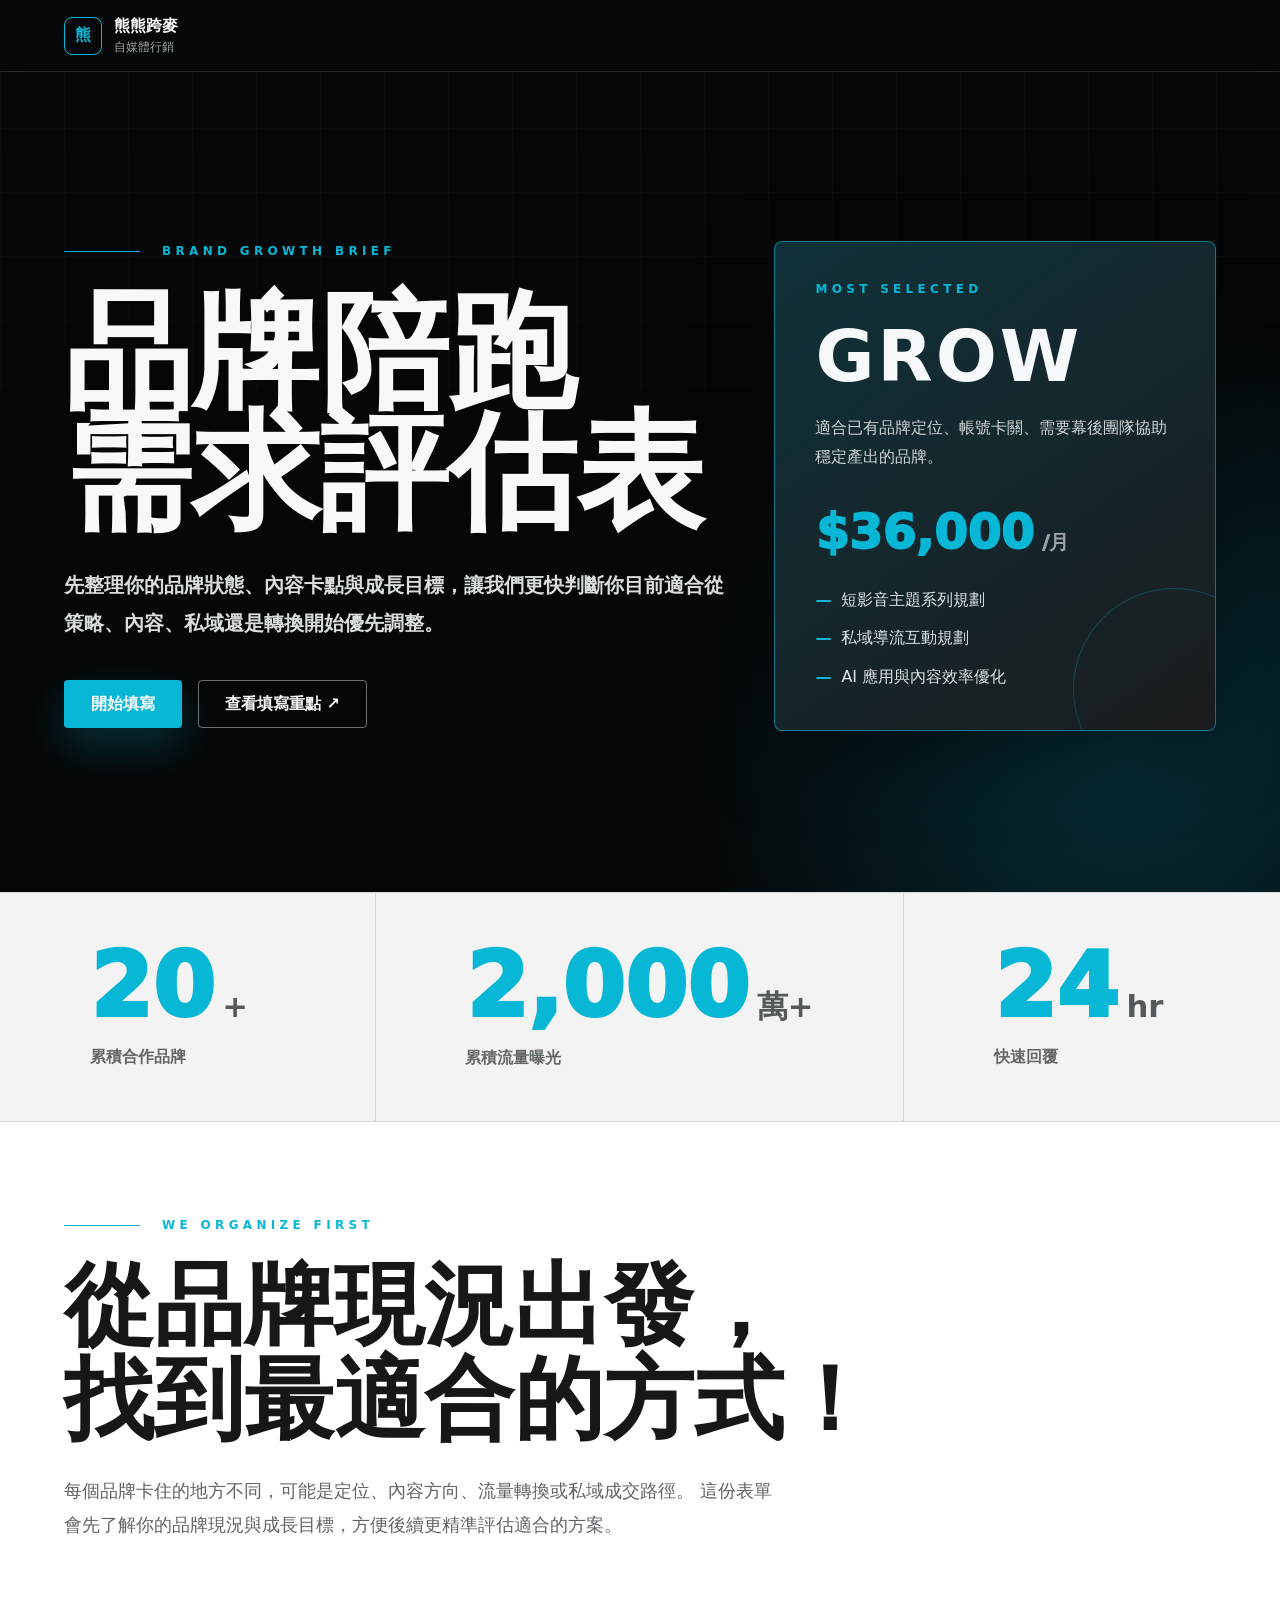
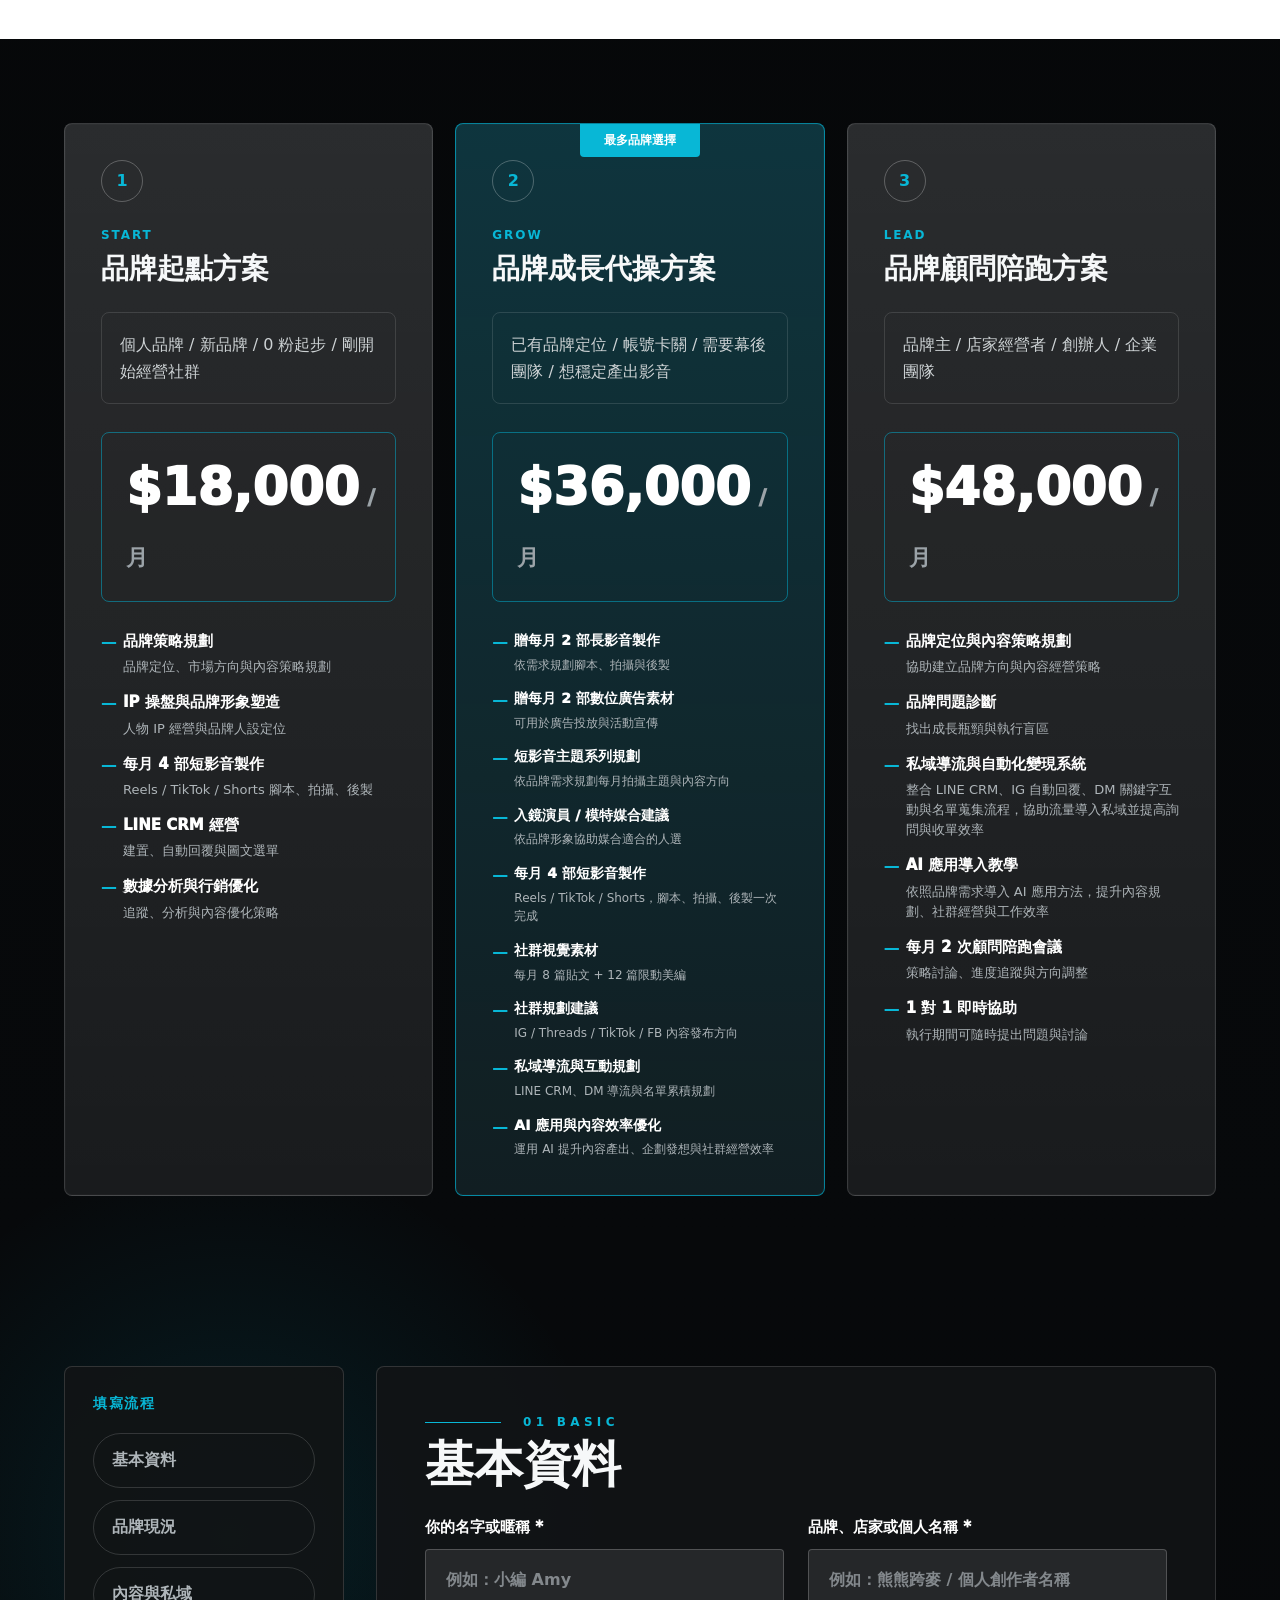
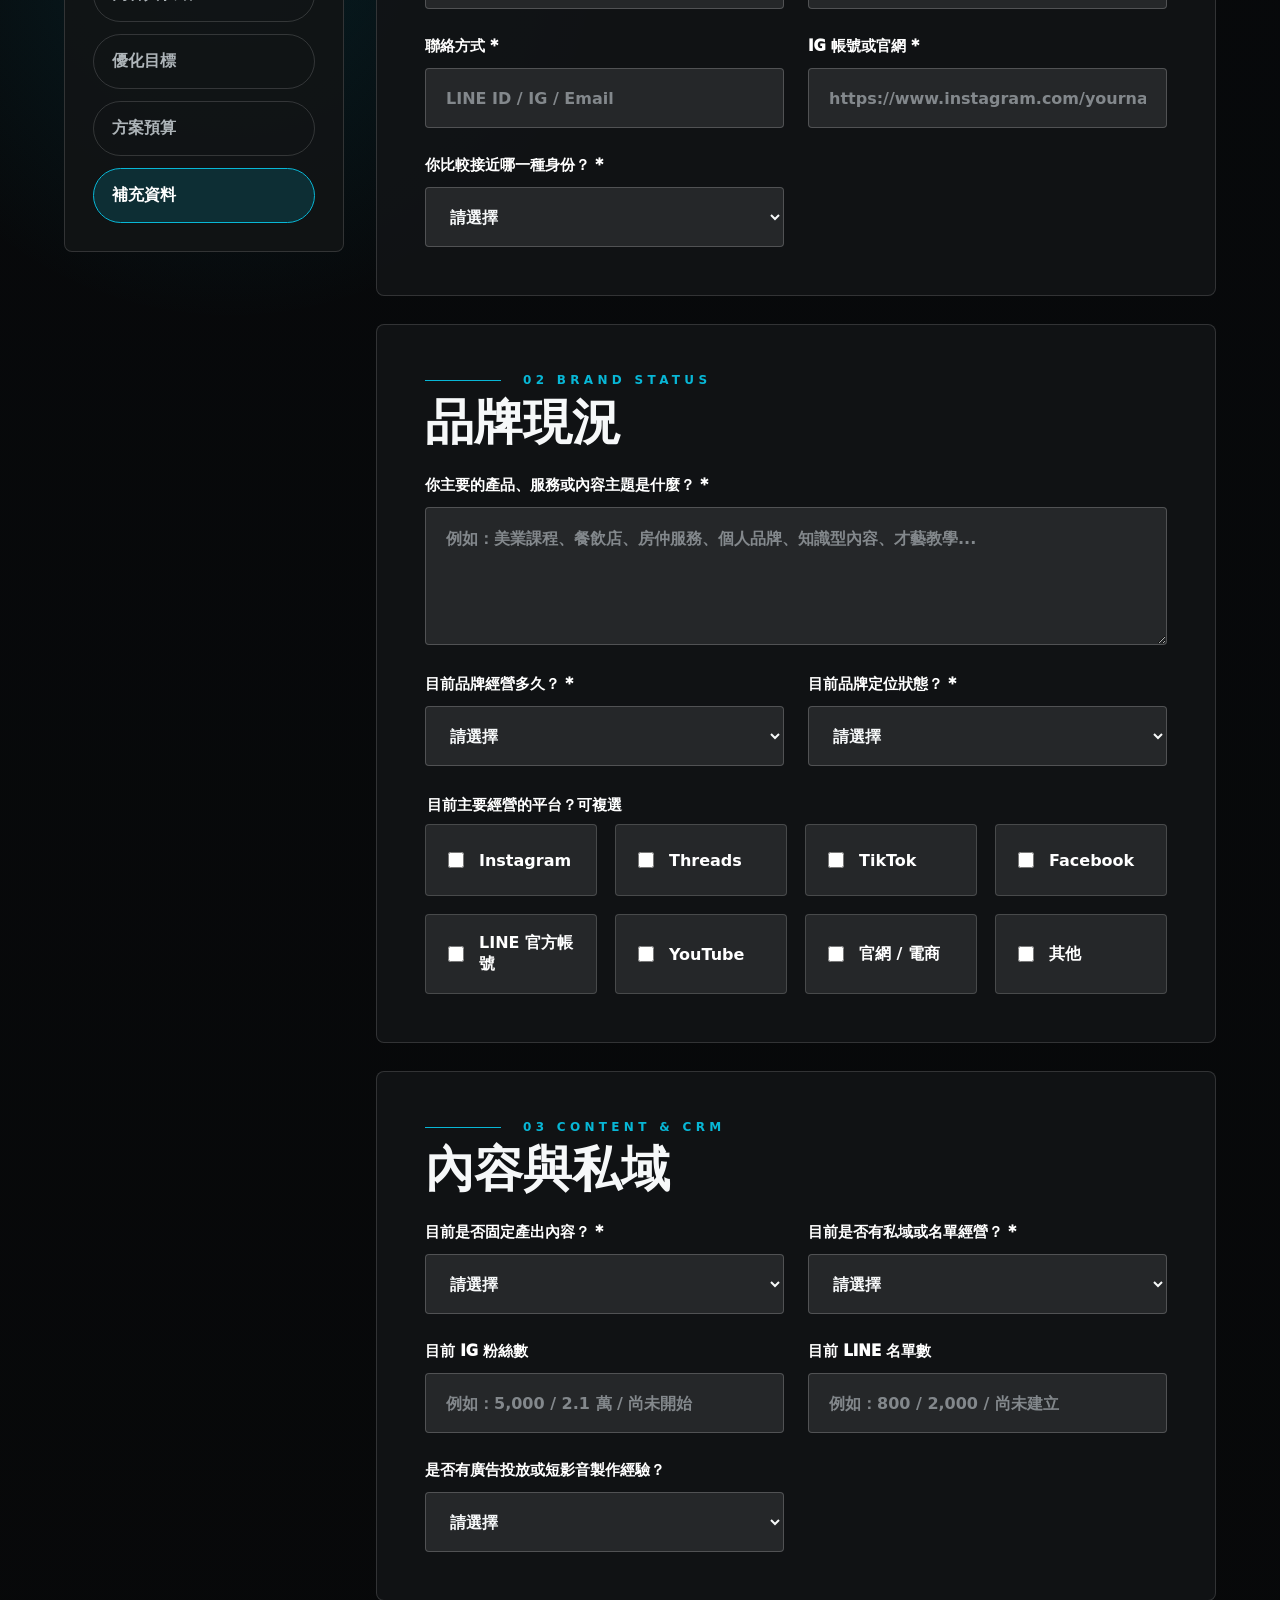
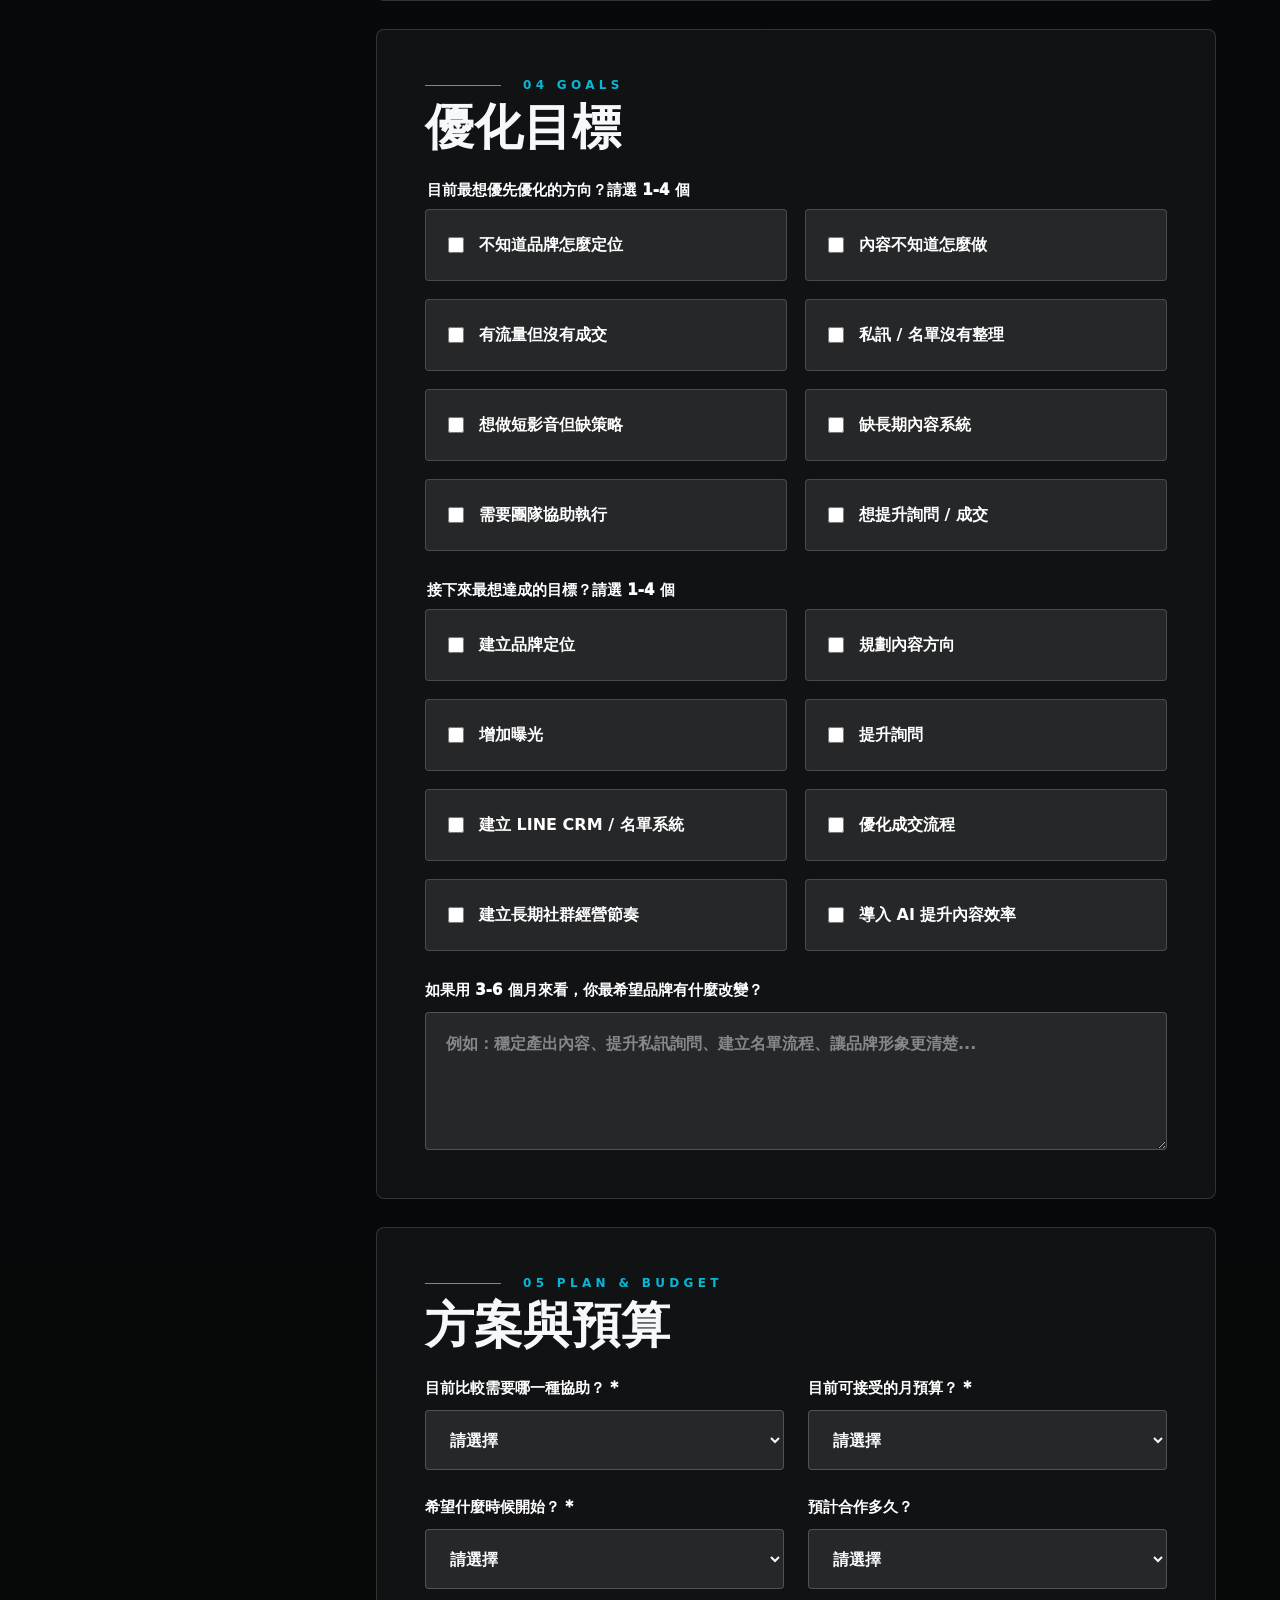
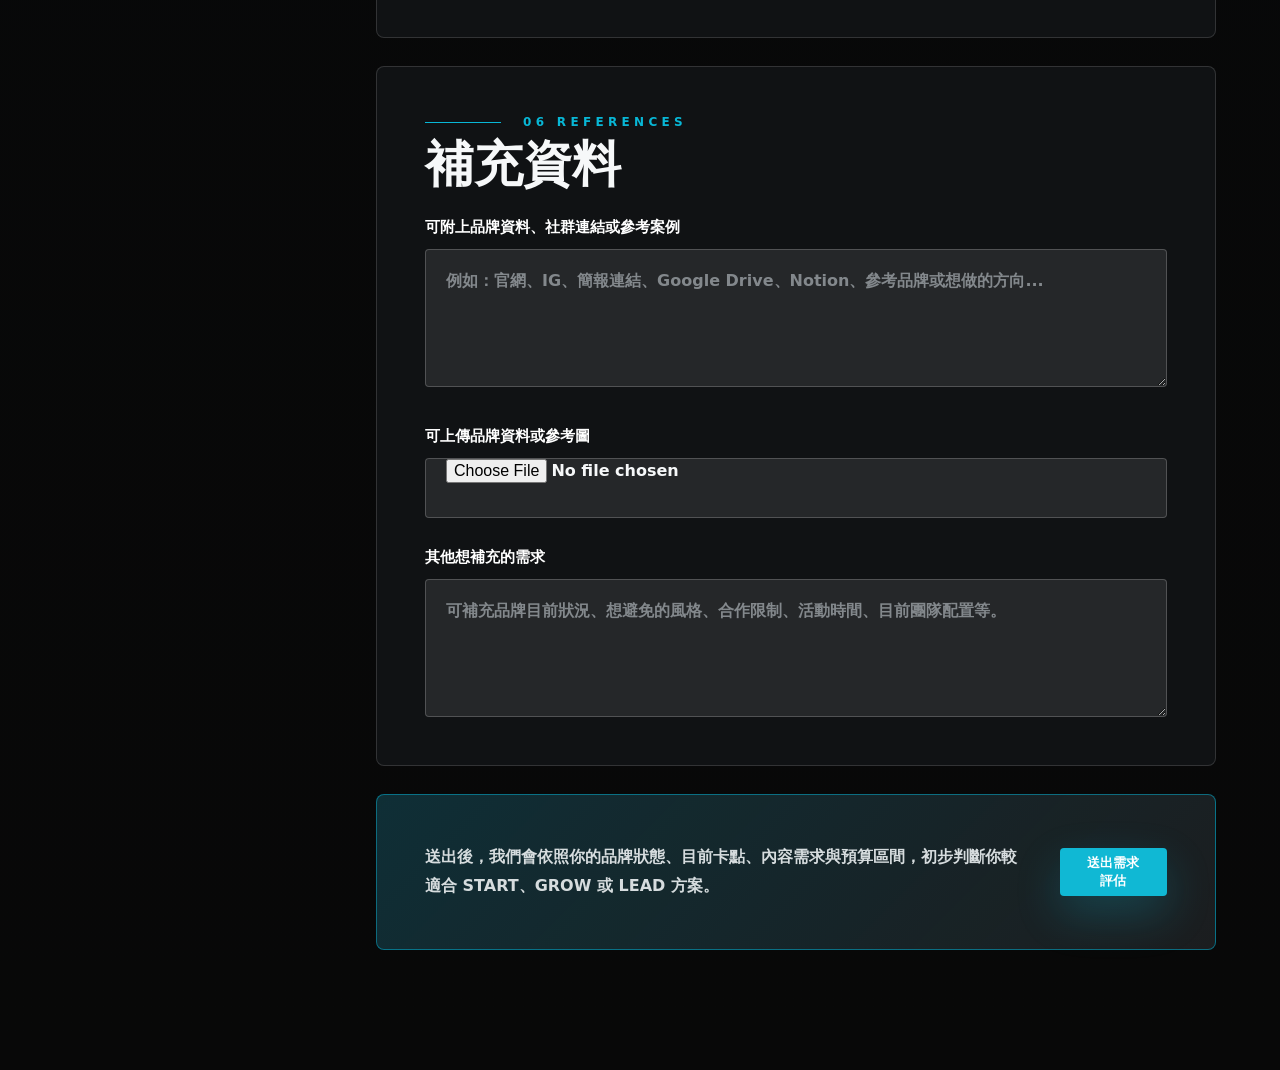
<file: brand/index.html>
<!doctype html>
<html lang="zh-Hant">
  <head>
    <meta charset="utf-8" />
    <meta name="viewport" content="width=device-width, initial-scale=1" />
    <title>品牌陪跑需求評估表｜熊熊跨麥</title>
    <meta
      name="description"
      content="填寫品牌目前狀態、內容需求、私域經營與預算節奏，協助初步判斷適合 START、GROW 或 LEAD 品牌陪跑方案。"
    />
    <link rel="stylesheet" href="styles.css" />
  </head>
  <body>
    <header class="site-header">
      <a class="brand" href="https://kumabuy-official.com/" target="_blank" rel="noreferrer">
        <span class="brand-mark">熊</span>
        <span>
          <strong>熊熊跨麥</strong>
          <small>自媒體行銷</small>
        </span>
      </a>
    </header>

    <main>
      <section class="hero">
        <div class="hero-copy">
          <p class="eyebrow">BRAND GROWTH BRIEF</p>
          <h1>
            <span>品牌陪跑</span>
            <span>需求評估表</span>
          </h1>
          <p class="hero-text">
            先整理你的品牌狀態、內容卡點與成長目標，讓我們更快判斷你目前適合從策略、內容、私域還是轉換開始優先調整。
          </p>
          <div class="hero-actions">
            <a class="primary-button" href="#brief-form">開始填寫</a>
            <a class="ghost-button" href="#plans">查看填寫重點 ↗</a>
          </div>
        </div>
        <div class="hero-panel" aria-label="品牌陪跑方案摘要">
          <p class="panel-kicker">MOST SELECTED</p>
          <h2>GROW</h2>
          <p>適合已有品牌定位、帳號卡關、需要幕後團隊協助穩定產出的品牌。</p>
          <div class="panel-price">$36,000<span>/月</span></div>
          <ul>
            <li>短影音主題系列規劃</li>
            <li>私域導流互動規劃</li>
            <li>AI 應用與內容效率優化</li>
          </ul>
        </div>
      </section>

      <section class="stats-band" aria-label="實戰數據">
        <article>
          <div class="stat-value"><span class="stat-number" data-count="20">20</span><span class="stat-unit">+</span></div>
          <p>累積合作品牌</p>
        </article>
        <article>
          <div class="stat-value"><span class="stat-number" data-count="2000">2000</span><span class="stat-unit">萬+</span></div>
          <p>累積流量曝光</p>
        </article>
        <article>
          <div class="stat-value"><span class="stat-number" data-count="24">24</span><span class="stat-unit">hr</span></div>
          <p>快速回覆</p>
        </article>
      </section>

      <section class="section intro-section" id="intro">
        <p class="section-kicker">WE ORGANIZE FIRST</p>
        <h2>
          <span>從品牌現況出發，</span>
          <span>找到最適合的方式！</span>
        </h2>
        <p>
          每個品牌卡住的地方不同，可能是定位、內容方向、流量轉換或私域成交路徑。
          這份表單會先了解你的品牌現況與成長目標，方便後續更精準評估適合的方案。
        </p>
      </section>

      <section class="plans" id="plans" aria-label="方案方向">
        <article class="plan-card">
          <span class="plan-index">1</span>
          <p class="plan-label">START</p>
          <h3>品牌起點方案</h3>
          <p class="fit">個人品牌 / 新品牌 / 0 粉起步 / 剛開始經營社群</p>
          <div class="price">$18,000<span>/月</span></div>
          <ul>
            <li><strong>品牌策略規劃</strong><span>品牌定位、市場方向與內容策略規劃</span></li>
            <li><strong>IP 操盤與品牌形象塑造</strong><span>人物 IP 經營與品牌人設定位</span></li>
            <li><strong>每月 4 部短影音製作</strong><span>Reels / TikTok / Shorts 腳本、拍攝、後製</span></li>
            <li><strong>LINE CRM 經營</strong><span>建置、自動回覆與圖文選單</span></li>
            <li><strong>數據分析與行銷優化</strong><span>追蹤、分析與內容優化策略</span></li>
          </ul>
        </article>
        <article class="plan-card featured">
          <span class="badge">最多品牌選擇</span>
          <span class="plan-index">2</span>
          <p class="plan-label">GROW</p>
          <h3>品牌成長代操方案</h3>
          <p class="fit">已有品牌定位 / 帳號卡關 / 需要幕後團隊 / 想穩定產出影音</p>
          <div class="price">$36,000<span>/月</span></div>
          <ul>
            <li><strong>贈每月 2 部長影音製作</strong><span>依需求規劃腳本、拍攝與後製</span></li>
            <li><strong>贈每月 2 部數位廣告素材</strong><span>可用於廣告投放與活動宣傳</span></li>
            <li><strong>短影音主題系列規劃</strong><span>依品牌需求規劃每月拍攝主題與內容方向</span></li>
            <li><strong>入鏡演員 / 模特媒合建議</strong><span>依品牌形象協助媒合適合的人選</span></li>
            <li><strong>每月 4 部短影音製作</strong><span>Reels / TikTok / Shorts，腳本、拍攝、後製一次完成</span></li>
            <li><strong>社群視覺素材</strong><span>每月 8 篇貼文 + 12 篇限動美編</span></li>
            <li><strong>社群規劃建議</strong><span>IG / Threads / TikTok / FB 內容發布方向</span></li>
            <li><strong>私域導流與互動規劃</strong><span>LINE CRM、DM 導流與名單累積規劃</span></li>
            <li><strong>AI 應用與內容效率優化</strong><span>運用 AI 提升內容產出、企劃發想與社群經營效率</span></li>
          </ul>
        </article>
        <article class="plan-card">
          <span class="plan-index">3</span>
          <p class="plan-label">LEAD</p>
          <h3>品牌顧問陪跑方案</h3>
          <p class="fit">品牌主 / 店家經營者 / 創辦人 / 企業團隊</p>
          <div class="price">$48,000<span>/月</span></div>
          <ul>
            <li><strong>品牌定位與內容策略規劃</strong><span>協助建立品牌方向與內容經營策略</span></li>
            <li><strong>品牌問題診斷</strong><span>找出成長瓶頸與執行盲區</span></li>
            <li><strong>私域導流與自動化變現系統</strong><span>整合 LINE CRM、IG 自動回覆、DM 關鍵字互動與名單蒐集流程，協助流量導入私域並提高詢問與收單效率</span></li>
            <li><strong>AI 應用導入教學</strong><span>依照品牌需求導入 AI 應用方法，提升內容規劃、社群經營與工作效率</span></li>
            <li><strong>每月 2 次顧問陪跑會議</strong><span>策略討論、進度追蹤與方向調整</span></li>
            <li><strong>1 對 1 即時協助</strong><span>執行期間可隨時提出問題與討論</span></li>
          </ul>
        </article>
      </section>

      <section class="form-shell" id="brief-form">
        <aside class="progress-card" aria-label="填寫流程">
          <p>填寫流程</p>
          <a class="active" href="#basic">基本資料</a>
          <a href="#brand-status">品牌現況</a>
          <a href="#content-private">內容與私域</a>
          <a href="#goals">優化目標</a>
          <a href="#budget">方案預算</a>
          <a href="#references">補充資料</a>
        </aside>

        <form
          class="brief-form"
          name="brand-growth-brief"
          method="POST"
          enctype="multipart/form-data"
          action="/success.html"
          data-netlify="true"
          netlify-honeypot="bot-field"
        >
          <input type="hidden" name="form-name" value="brand-growth-brief" />
          <p class="hidden">
            <label>不要填寫這欄 <input name="bot-field" /></label>
          </p>

          <section class="form-card" id="basic">
            <p class="section-kicker">01 BASIC</p>
            <h2>基本資料</h2>
            <div class="field-grid two">
              <label>
                <span>你的名字或暱稱 *</span>
                <input name="name" type="text" required placeholder="例如：小編 Amy" />
              </label>
              <label>
                <span>品牌、店家或個人名稱 *</span>
                <input name="brand_name" type="text" required placeholder="例如：熊熊跨麥 / 個人創作者名稱" />
              </label>
              <label>
                <span>聯絡方式 *</span>
                <input name="contact" type="text" required placeholder="LINE ID / IG / Email" />
              </label>
              <label>
                <span>IG 帳號或官網 *</span>
                <input name="main_link" type="text" required placeholder="https://www.instagram.com/yourname" />
              </label>
              <label>
                <span>你比較接近哪一種身份？ *</span>
                <select name="identity" required>
                  <option value="">請選擇</option>
                  <option>個人品牌</option>
                  <option>新品牌 / 剛開始經營</option>
                  <option>已有品牌但想成長</option>
                  <option>店家經營者</option>
                  <option>創辦人 / 企業團隊</option>
                  <option>其他</option>
                </select>
              </label>
            </div>
          </section>

          <section class="form-card" id="brand-status">
            <p class="section-kicker">02 BRAND STATUS</p>
            <h2>品牌現況</h2>
            <label>
              <span>你主要的產品、服務或內容主題是什麼？ *</span>
              <textarea
                name="offer"
                required
                placeholder="例如：美業課程、餐飲店、房仲服務、個人品牌、知識型內容、才藝教學..."
              ></textarea>
            </label>
            <div class="field-grid two">
              <label>
                <span>目前品牌經營多久？ *</span>
                <select name="brand_age" required>
                  <option value="">請選擇</option>
                  <option>尚未開始</option>
                  <option>3 個月內</option>
                  <option>3-12 個月</option>
                  <option>1-3 年</option>
                  <option>3 年以上</option>
                </select>
              </label>
              <label>
                <span>目前品牌定位狀態？ *</span>
                <select name="positioning_status" required>
                  <option value="">請選擇</option>
                  <option>還不清楚，需要重新整理</option>
                  <option>有大概方向，但不夠明確</option>
                  <option>已經明確，但內容做不出差異</option>
                  <option>想重新調整品牌方向</option>
                </select>
              </label>
            </div>
            <fieldset data-max-check="5">
              <legend>目前主要經營的平台？可複選</legend>
              <div class="choice-grid">
                <label><input type="checkbox" name="platforms" value="Instagram" />Instagram</label>
                <label><input type="checkbox" name="platforms" value="Threads" />Threads</label>
                <label><input type="checkbox" name="platforms" value="TikTok" />TikTok</label>
                <label><input type="checkbox" name="platforms" value="Facebook" />Facebook</label>
                <label><input type="checkbox" name="platforms" value="LINE 官方帳號" />LINE 官方帳號</label>
                <label><input type="checkbox" name="platforms" value="YouTube" />YouTube</label>
                <label><input type="checkbox" name="platforms" value="官網/電商" />官網 / 電商</label>
                <label><input type="checkbox" name="platforms" value="其他" />其他</label>
              </div>
            </fieldset>
          </section>

          <section class="form-card" id="content-private">
            <p class="section-kicker">03 CONTENT & CRM</p>
            <h2>內容與私域</h2>
            <div class="field-grid two">
              <label>
                <span>目前是否固定產出內容？ *</span>
                <select name="content_rhythm" required>
                  <option value="">請選擇</option>
                  <option>尚未開始</option>
                  <option>偶爾發布</option>
                  <option>穩定發布，但成效不穩</option>
                  <option>有團隊執行，但缺策略整合</option>
                </select>
              </label>
              <label>
                <span>目前是否有私域或名單經營？ *</span>
                <select name="crm_status" required>
                  <option value="">請選擇</option>
                  <option>尚未建立</option>
                  <option>有 LINE 官方帳號但少互動</option>
                  <option>有名單，但缺整理與轉換流程</option>
                  <option>已有私域流程，想優化效率</option>
                </select>
              </label>
              <label>
                <span>目前 IG 粉絲數</span>
                <input name="ig_followers" type="text" placeholder="例如：5,000 / 2.1 萬 / 尚未開始" />
              </label>
              <label>
                <span>目前 LINE 名單數</span>
                <input name="line_list_size" type="text" placeholder="例如：800 / 2,000 / 尚未建立" />
              </label>
              <label>
                <span>是否有廣告投放或短影音製作經驗？</span>
                <select name="experience">
                  <option value="">請選擇</option>
                  <option>沒有經驗</option>
                  <option>有做過短影音</option>
                  <option>有投放廣告</option>
                  <option>兩者都有，但想優化成效</option>
                </select>
              </label>
            </div>
          </section>

          <section class="form-card" id="goals">
            <p class="section-kicker">04 GOALS</p>
            <h2>優化目標</h2>
            <fieldset data-max-check="4">
              <legend>目前最想優先優化的方向？請選 1-4 個</legend>
              <div class="choice-grid two">
                <label><input type="checkbox" name="pain_points" value="不知道品牌怎麼定位" />不知道品牌怎麼定位</label>
                <label><input type="checkbox" name="pain_points" value="內容不知道怎麼做" />內容不知道怎麼做</label>
                <label><input type="checkbox" name="pain_points" value="有流量但沒有成交" />有流量但沒有成交</label>
                <label><input type="checkbox" name="pain_points" value="私訊/名單沒有整理" />私訊 / 名單沒有整理</label>
                <label><input type="checkbox" name="pain_points" value="短影音缺策略" />想做短影音但缺策略</label>
                <label><input type="checkbox" name="pain_points" value="缺長期內容系統" />缺長期內容系統</label>
                <label><input type="checkbox" name="pain_points" value="需要團隊協助執行" />需要團隊協助執行</label>
                <label><input type="checkbox" name="pain_points" value="想提升詢問/成交" />想提升詢問 / 成交</label>
              </div>
            </fieldset>
            <fieldset data-max-check="4">
              <legend>接下來最想達成的目標？請選 1-4 個</legend>
              <div class="choice-grid two">
                <label><input type="checkbox" name="goals" value="建立品牌定位" />建立品牌定位</label>
                <label><input type="checkbox" name="goals" value="規劃內容方向" />規劃內容方向</label>
                <label><input type="checkbox" name="goals" value="增加曝光" />增加曝光</label>
                <label><input type="checkbox" name="goals" value="提升詢問" />提升詢問</label>
                <label><input type="checkbox" name="goals" value="建立LINE CRM/名單系統" />建立 LINE CRM / 名單系統</label>
                <label><input type="checkbox" name="goals" value="優化成交流程" />優化成交流程</label>
                <label><input type="checkbox" name="goals" value="建立社群經營節奏" />建立長期社群經營節奏</label>
                <label><input type="checkbox" name="goals" value="導入AI提升內容效率" />導入 AI 提升內容效率</label>
              </div>
            </fieldset>
            <label>
              <span>如果用 3-6 個月來看，你最希望品牌有什麼改變？</span>
              <textarea name="six_month_goal" placeholder="例如：穩定產出內容、提升私訊詢問、建立名單流程、讓品牌形象更清楚..."></textarea>
            </label>
          </section>

          <section class="form-card" id="budget">
            <p class="section-kicker">05 PLAN & BUDGET</p>
            <h2>方案與預算</h2>
            <div class="field-grid two">
              <label>
                <span>目前比較需要哪一種協助？ *</span>
                <select name="needed_support" required>
                  <option value="">請選擇</option>
                  <option>從 0 整理品牌方向</option>
                  <option>已有品牌，需要成長與內容規劃</option>
                  <option>已有團隊或流量，需要提升轉換效率</option>
                  <option>還不確定，想先討論</option>
                </select>
              </label>
              <label>
                <span>目前可接受的月預算？ *</span>
                <select name="budget_range" required>
                  <option value="">請選擇</option>
                  <option>NT$18,000～25,000</option>
                  <option>NT$36,000～65,000</option>
                  <option>NT$48,000 以上</option>
                  <option>想先了解方案</option>
                </select>
              </label>
              <label>
                <span>希望什麼時候開始？ *</span>
                <select name="start_time" required>
                  <option value="">請選擇</option>
                  <option>越快越好</option>
                  <option>1 個月內</option>
                  <option>1-3 個月內</option>
                  <option>還在評估</option>
                </select>
              </label>
              <label>
                <span>預計合作多久？</span>
                <select name="cooperation_period">
                  <option value="">請選擇</option>
                  <option>一季／3 個月</option>
                  <option>半年／6 個月</option>
                  <option>想年簽優惠</option>
                  <option>想先了解方案</option>
                </select>
              </label>
            </div>
          </section>

          <section class="form-card" id="references">
            <p class="section-kicker">06 REFERENCES</p>
            <h2>補充資料</h2>
            <label>
              <span>可附上品牌資料、社群連結或參考案例</span>
              <textarea name="reference_links" placeholder="例如：官網、IG、簡報連結、Google Drive、Notion、參考品牌或想做的方向..."></textarea>
            </label>
            <label>
              <span>可上傳品牌資料或參考圖</span>
              <input name="brand_file" type="file" />
            </label>
            <label>
              <span>其他想補充的需求</span>
              <textarea name="notes" placeholder="可補充品牌目前狀況、想避免的風格、合作限制、活動時間、目前團隊配置等。"></textarea>
            </label>
          </section>

          <div class="submit-card">
            <p>
              送出後，我們會依照你的品牌狀態、目前卡點、內容需求與預算區間，初步判斷你較適合 START、GROW 或 LEAD 方案。
            </p>
            <button type="submit">送出需求評估</button>
          </div>
        </form>
      </section>
    </main>

    <script src="script.js"></script>
  </body>
</html>
</file>
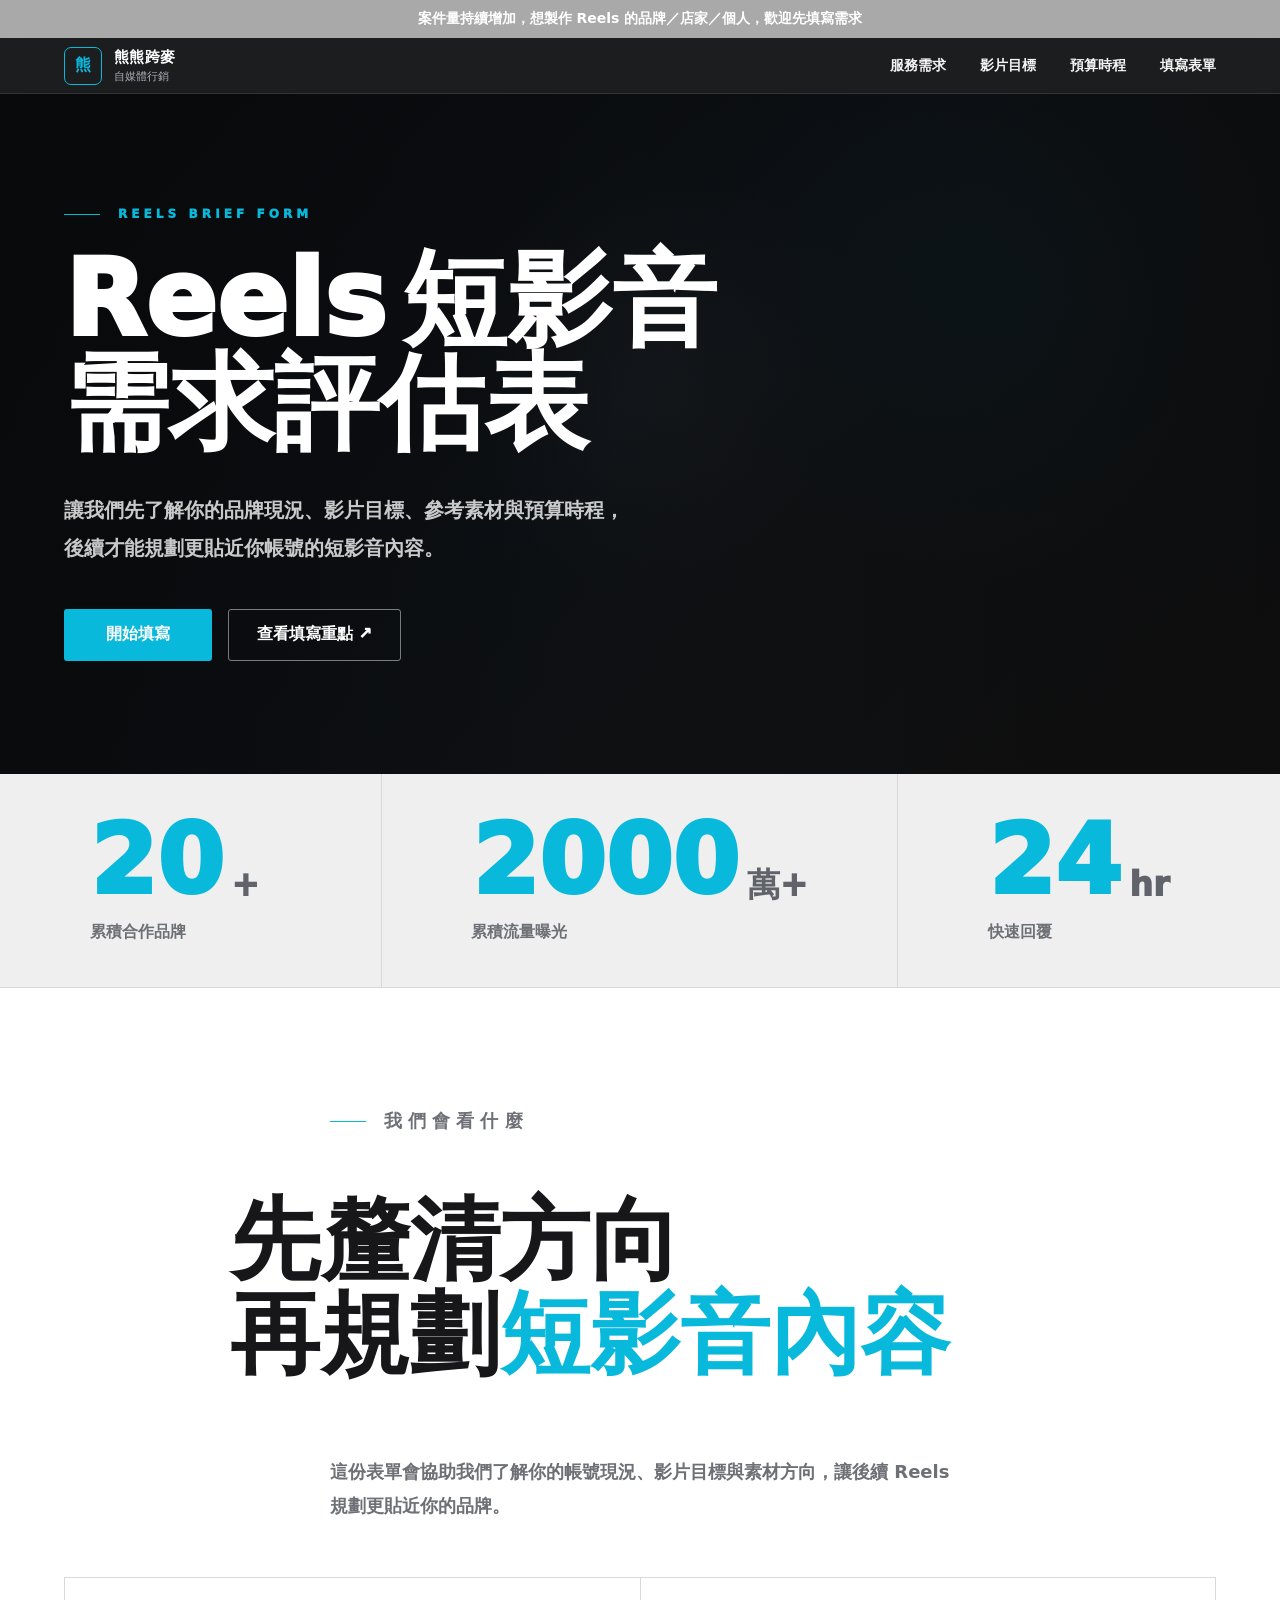
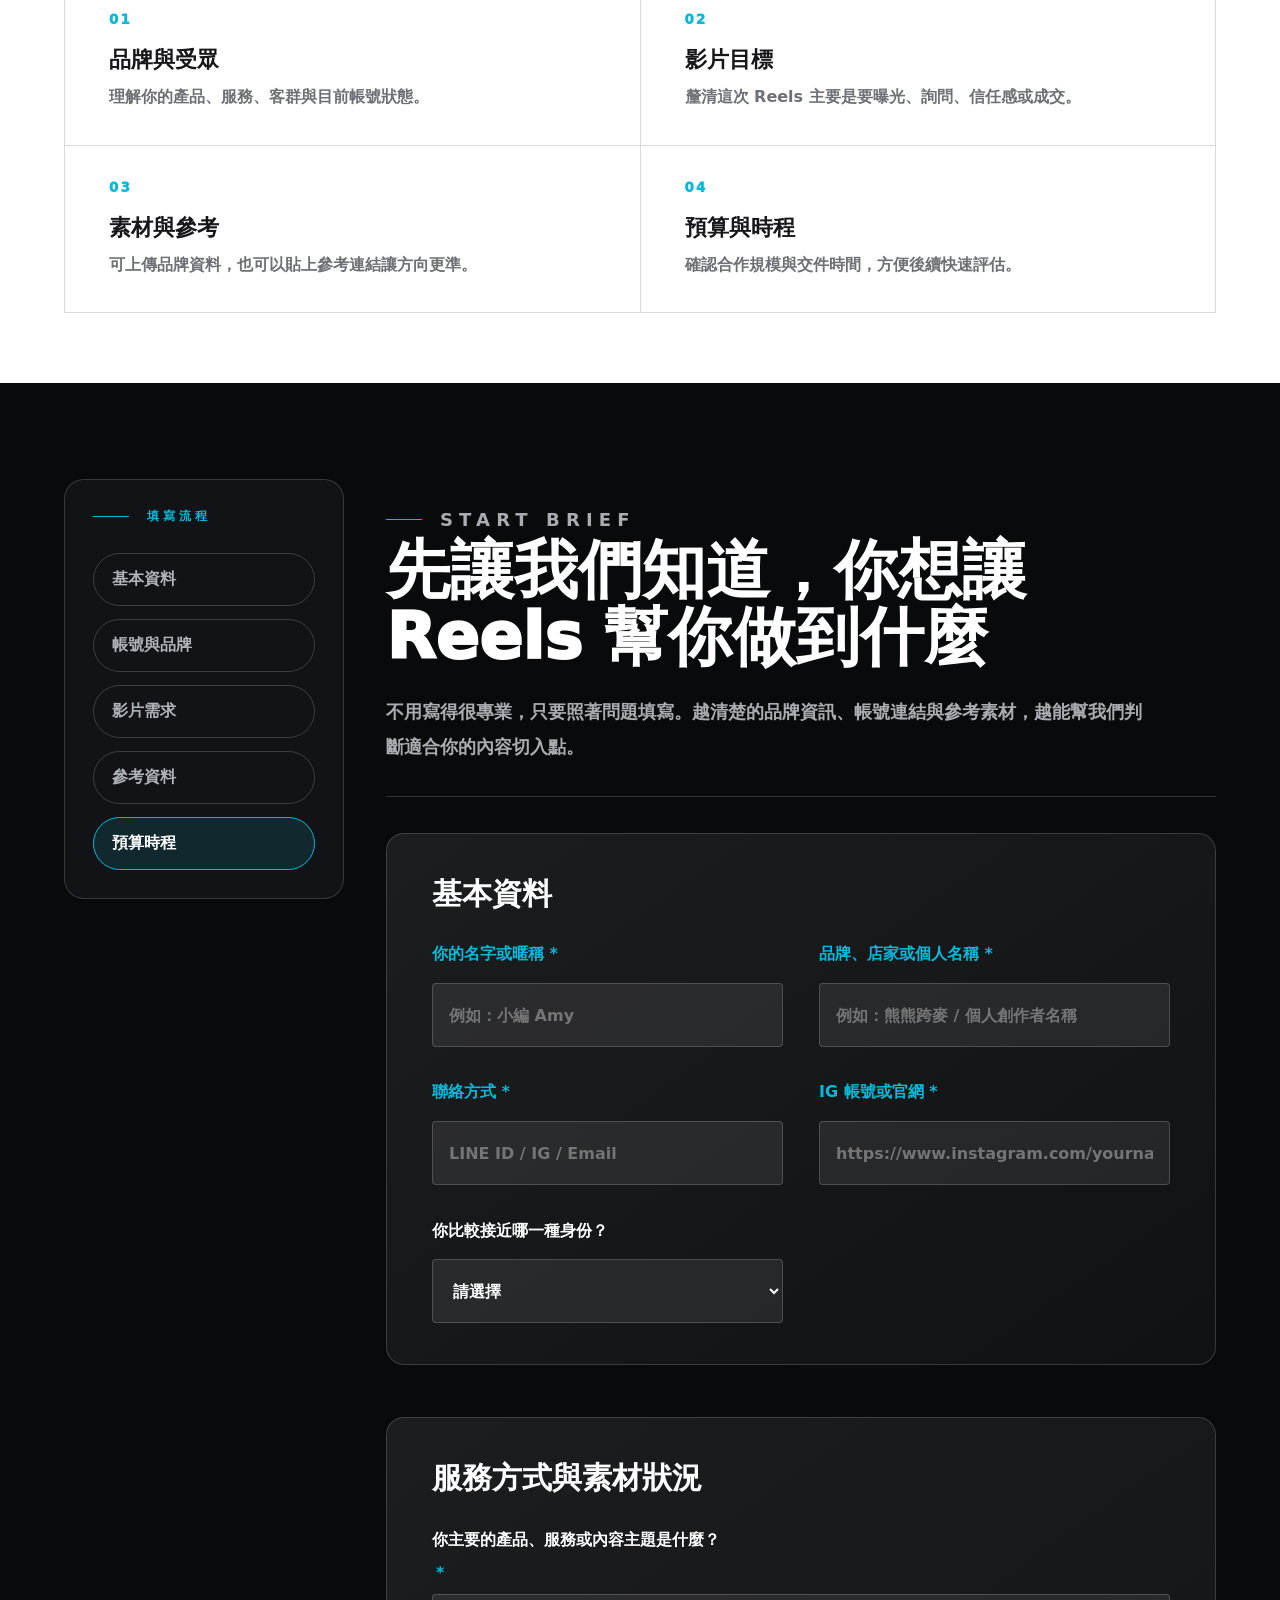
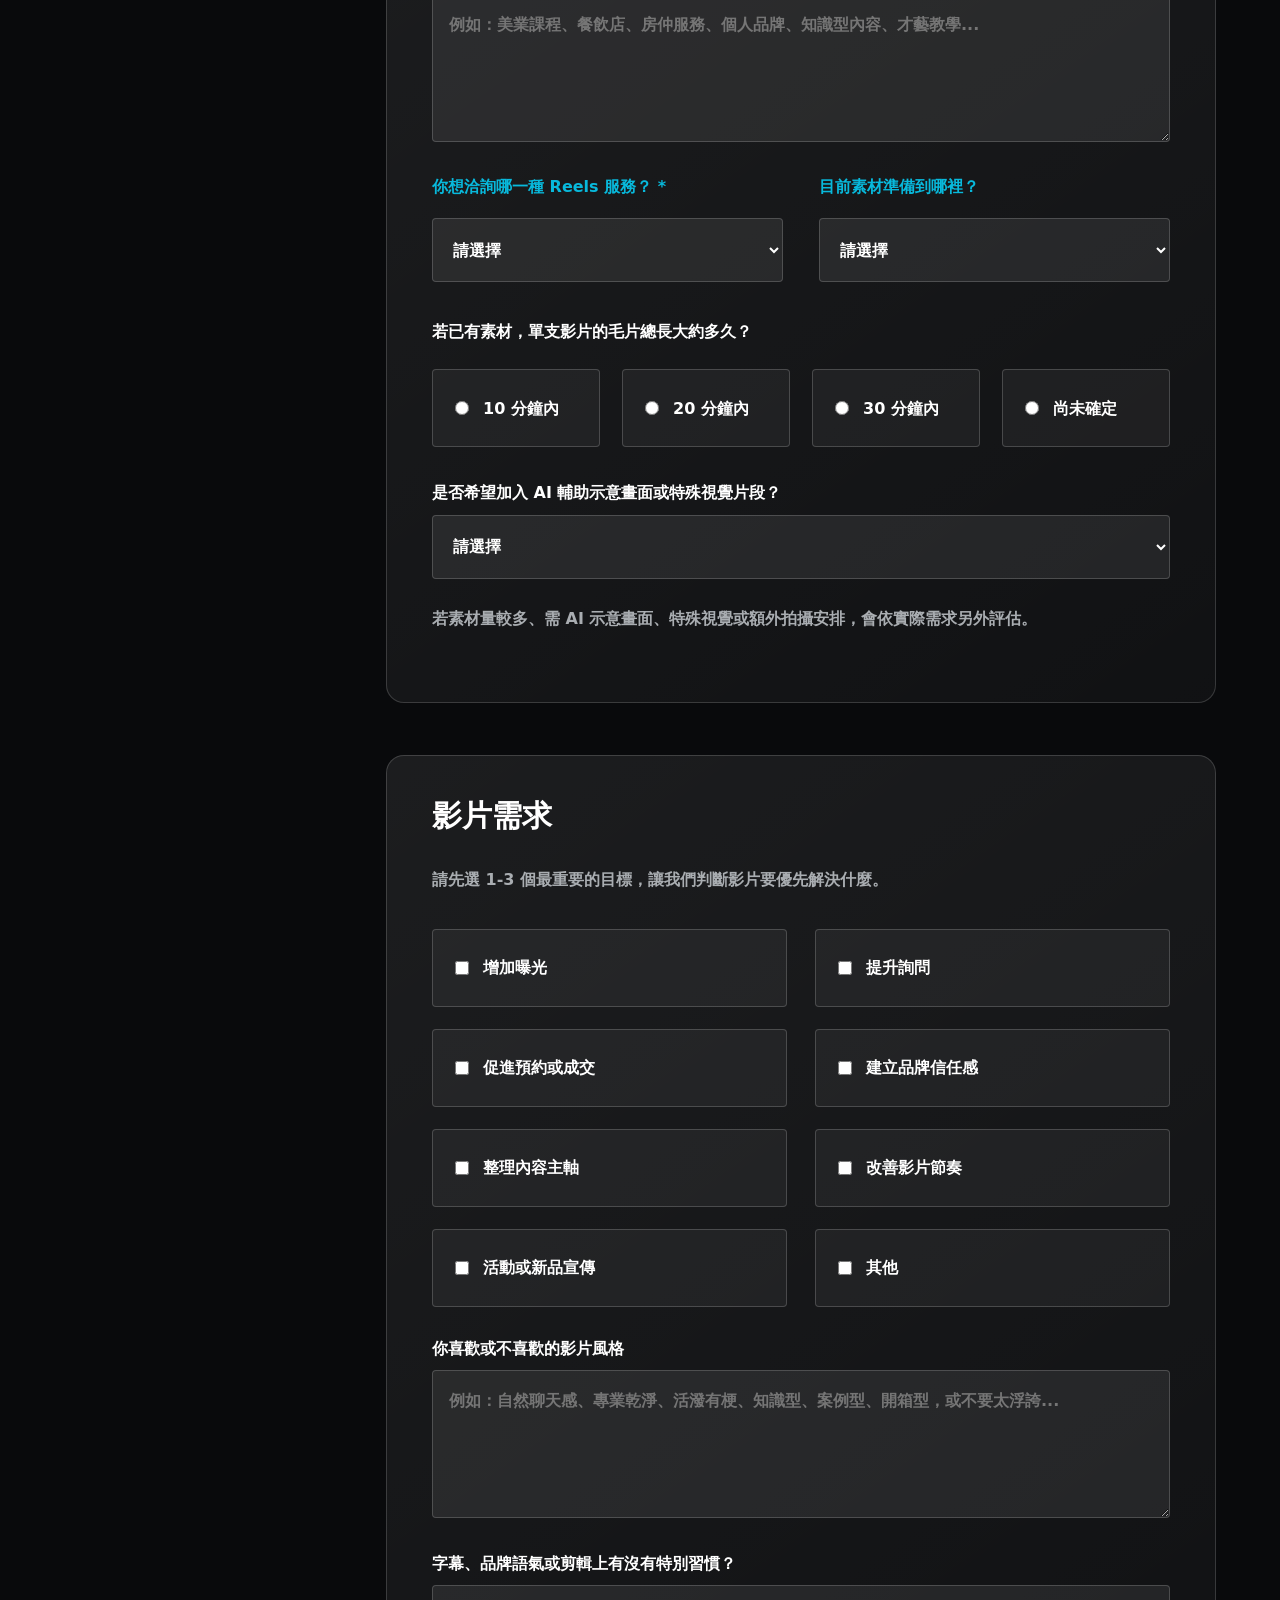
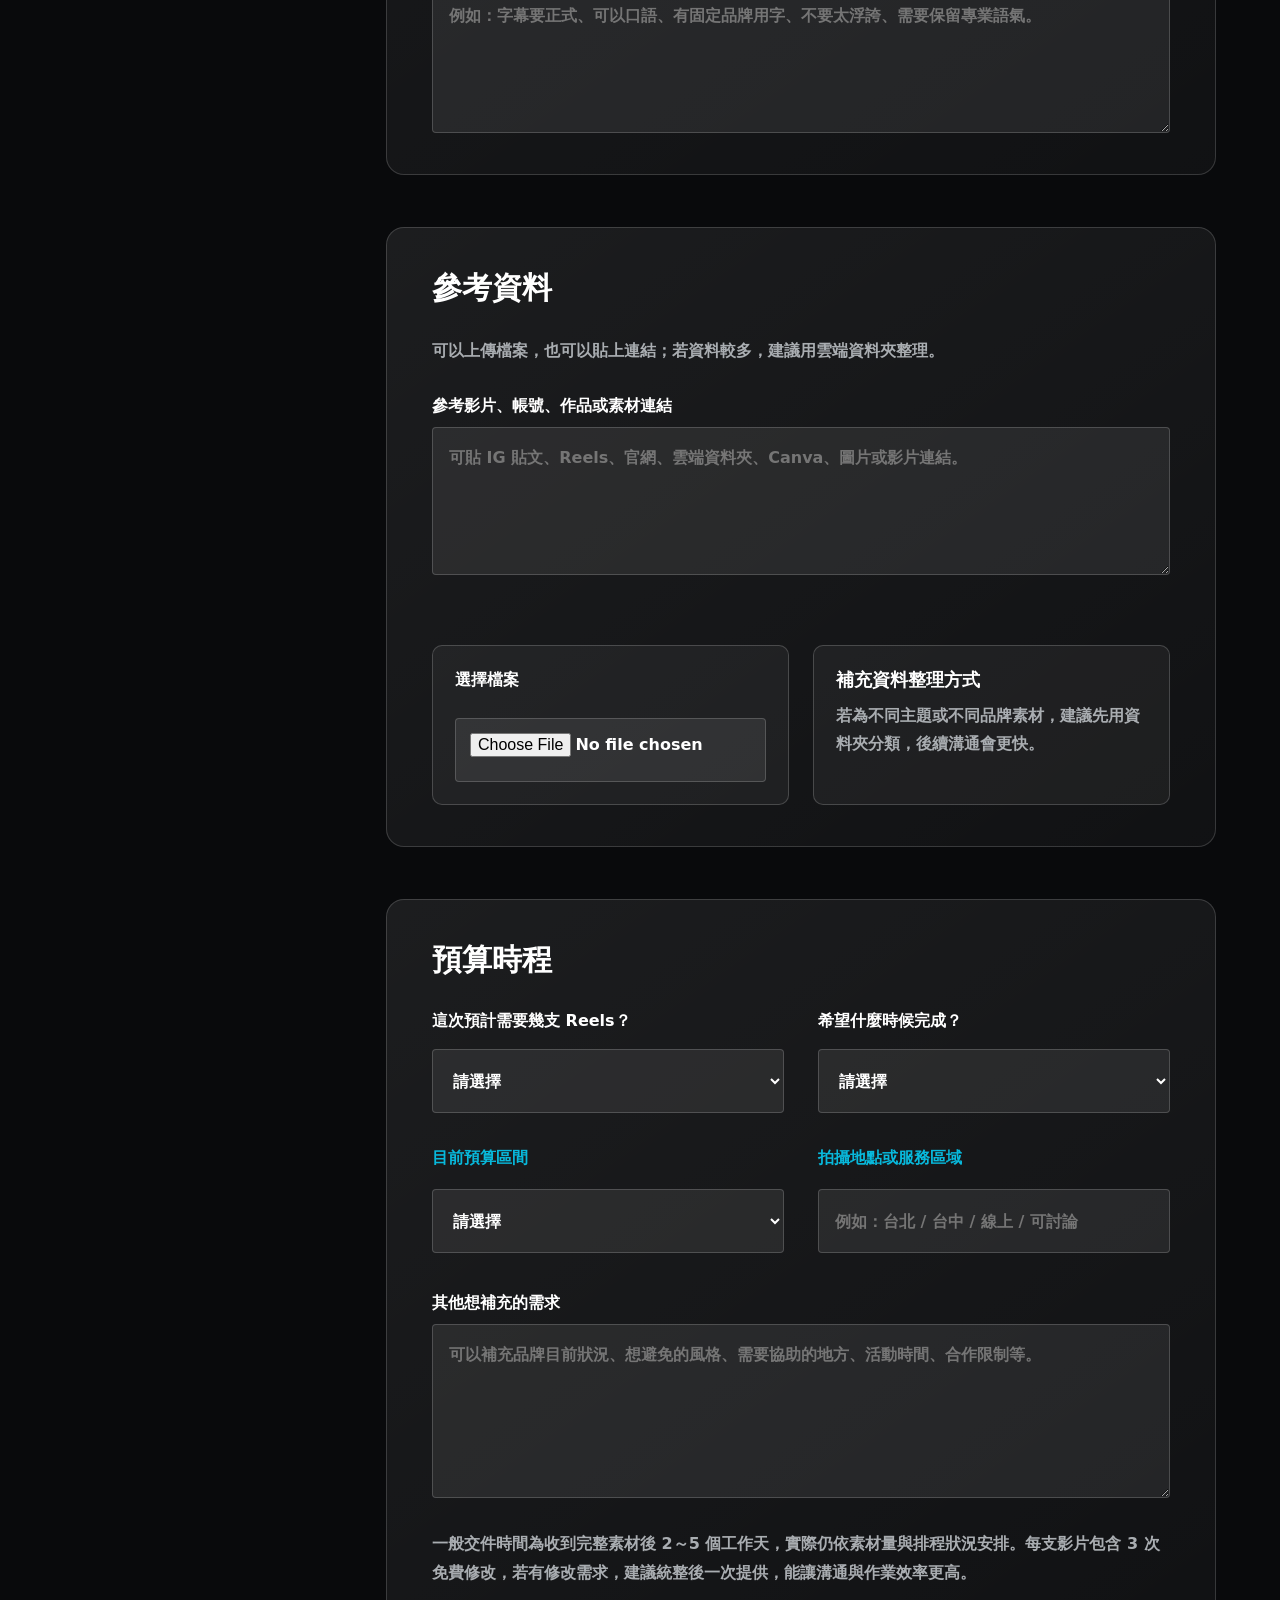
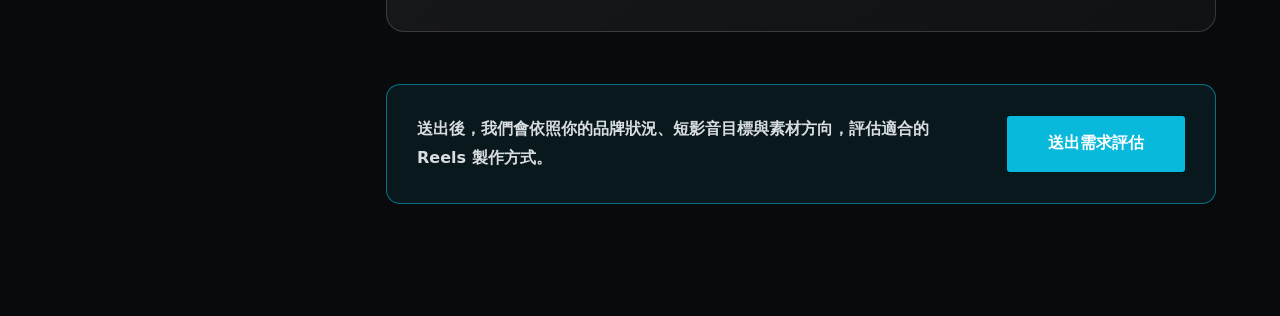
<file: reels/index.html>
<!doctype html>
<html lang="zh-Hant">
  <head>
    <meta charset="UTF-8" />
    <meta name="viewport" content="width=device-width, initial-scale=1.0" />
    <title>熊熊跨麥｜Reels 短影音需求評估</title>
    <meta
      name="description"
      content="填寫 Reels 短影音需求，讓熊熊跨麥了解你的品牌、帳號現況、影片目標、預算與時程。"
    />
    <link rel="stylesheet" href="./styles.css" />
  </head>
  <body>
    <div class="top-notice">案件量持續增加，想製作 Reels 的品牌／店家／個人，歡迎先填寫需求</div>

    <header class="site-header">
      <a class="brand" href="#top" aria-label="回到頁首">
        <span class="brand-mark">熊</span>
        <span>
          <strong>熊熊跨麥</strong>
          <small>自媒體行銷</small>
        </span>
      </a>
      <nav aria-label="主要導覽">
        <a href="#brand-info">服務需求</a>
        <a href="#video-needs">影片目標</a>
        <a href="#budget-time">預算時程</a>
        <a href="#brief-form">填寫表單</a>
      </nav>
    </header>

    <main>
      <section class="hero" id="top">
        <div class="hero-inner">
          <p class="section-kicker"><span></span> REELS BRIEF FORM</p>
          <h1>
            <span class="title-line title-line-main">Reels<span class="title-cjk">短影音</span></span>
            <span class="title-line">需求評估表</span>
          </h1>
          <p class="hero-text">
            讓我們先了解你的品牌現況、影片目標、參考素材與預算時程，後續才能規劃更貼近你帳號的短影音內容。
          </p>
          <div class="hero-actions">
            <a class="btn primary" href="#brief-form">開始填寫</a>
            <a class="btn ghost" href="#video-needs">查看填寫重點 ↗</a>
          </div>
        </div>
      </section>

      <section class="stats-band" aria-label="熊熊跨麥實戰數據">
        <div>
          <strong><span class="stat-number" data-count="20">0</span><span class="stat-unit">+</span></strong>
          <span>累積合作品牌</span>
        </div>
        <div>
          <strong><span class="stat-number" data-count="2000">0</span><span class="stat-unit">萬+</span></strong>
          <span>累積流量曝光</span>
        </div>
        <div>
          <strong><span class="stat-number" data-count="24">0</span><span class="stat-unit">hr</span></strong>
          <span>快速回覆</span>
        </div>
      </section>

      <section class="intro-section">
        <p class="section-kicker"><span></span> 我們會看什麼</p>
        <h2>先釐清方向<br />再規劃<span>短影音內容</span></h2>
        <p>
          這份表單會協助我們了解你的帳號現況、影片目標與素材方向，讓後續 Reels 規劃更貼近你的品牌。
        </p>
        <div class="service-grid">
          <article>
            <small>01</small>
            <h3>品牌與受眾</h3>
            <p>理解你的產品、服務、客群與目前帳號狀態。</p>
          </article>
          <article>
            <small>02</small>
            <h3>影片目標</h3>
            <p>釐清這次 Reels 主要是要曝光、詢問、信任感或成交。</p>
          </article>
          <article>
            <small>03</small>
            <h3>素材與參考</h3>
            <p>可上傳品牌資料，也可以貼上參考連結讓方向更準。</p>
          </article>
          <article>
            <small>04</small>
            <h3>預算與時程</h3>
            <p>確認合作規模與交件時間，方便後續快速評估。</p>
          </article>
        </div>
      </section>

      <section class="form-wrap" id="brief-form">
        <aside class="progress-card">
          <p class="section-kicker"><span></span> 填寫流程</p>
          <ol>
            <li><a class="active" href="#basic-info">基本資料</a></li>
            <li><a href="#brand-info">帳號與品牌</a></li>
            <li><a href="#video-needs">影片需求</a></li>
            <li><a href="#references">參考資料</a></li>
            <li><a href="#budget-time">預算時程</a></li>
          </ol>
        </aside>

        <form
          name="reels-brief"
          method="POST"
          action="/success.html"
          data-netlify="true"
          netlify-honeypot="bot-field"
          enctype="multipart/form-data"
          class="brief-form"
        >
          <input type="hidden" name="form-name" value="reels-brief" />
          <p class="hidden">
            <label>不要填寫這欄 <input name="bot-field" /></label>
          </p>

          <div class="form-head">
            <p class="section-kicker"><span></span> START BRIEF</p>
            <h2>先讓我們知道，你想讓 Reels 幫你做到什麼</h2>
            <p>不用寫得很專業，只要照著問題填寫。越清楚的品牌資訊、帳號連結與參考素材，越能幫我們判斷適合你的內容切入點。</p>
          </div>

          <fieldset id="basic-info">
            <legend>基本資料</legend>
            <div class="grid two">
              <label>
                <span class="field-label">你的名字或暱稱 <span>*</span></span>
                <input type="text" name="name" required placeholder="例如：小編 Amy" />
              </label>
              <label>
                <span class="field-label">品牌、店家或個人名稱 <span>*</span></span>
                <input type="text" name="brand_name" required placeholder="例如：熊熊跨麥 / 個人創作者名稱" />
              </label>
              <label>
                <span class="field-label">聯絡方式 <span>*</span></span>
                <input type="text" name="contact" required placeholder="LINE ID / IG / Email" />
              </label>
              <label>
                <span class="field-label">IG 帳號或官網 <span>*</span></span>
                <input type="text" name="instagram" required placeholder="https://www.instagram.com/yourname" />
              </label>
              <label>
                你比較接近哪一種身份？
                <select name="client_type">
                  <option value="">請選擇</option>
                  <option>品牌窗口</option>
                  <option>店家／工作室</option>
                  <option>個人創作者</option>
                  <option>企業行銷窗口</option>
                  <option>其他</option>
                </select>
              </label>
            </div>
          </fieldset>

          <fieldset id="brand-info">
            <legend>服務方式與素材狀況</legend>
            <label>
              你主要的產品、服務或內容主題是什麼？ <span>*</span>
              <textarea
                name="service_intro"
                required
                rows="4"
                placeholder="例如：美業課程、餐飲店、房仲服務、個人品牌、知識型內容、才藝教學..."
              ></textarea>
            </label>
            <div class="grid two">
              <label class="field-control">
                <span class="field-label">你想洽詢哪一種 Reels 服務？ <span>*</span></span>
                <select name="service_type" required>
                  <option value="">請選擇</option>
                  <option>純剪輯：已有毛片素材，需要整理成 Reels</option>
                  <option>拍攝＋剪輯：需要協助拍攝與後製</option>
                  <option>腳本＋拍攝＋剪輯：需要從內容腳本到成片完整協助</option>
                  <option>長期固定合作：希望固定週期製作多支 Reels</option>
                  <option>想先討論適合哪種方式</option>
                </select>
              </label>
              <label class="field-control">
                <span class="field-label">目前素材準備到哪裡？</span>
                <select name="material_status">
                  <option value="">請選擇</option>
                  <option>已有毛片素材</option>
                  <option>已有部分素材，還需要整理方向</option>
                  <option>還沒有素材，需要協助拍攝</option>
                  <option>需要先討論內容腳本</option>
                </select>
              </label>
            </div>
            <label>
              若已有素材，單支影片的毛片總長大約多久？
              <div class="choice-row">
                <label><input type="radio" name="raw_length" value="10 分鐘內" /> 10 分鐘內</label>
                <label><input type="radio" name="raw_length" value="20 分鐘內" /> 20 分鐘內</label>
                <label><input type="radio" name="raw_length" value="30 分鐘內" /> 30 分鐘內</label>
                <label><input type="radio" name="raw_length" value="尚未確定" /> 尚未確定</label>
              </div>
            </label>
            <label>
              是否希望加入 AI 輔助示意畫面或特殊視覺片段？
              <select name="ai_visual_need">
                <option value="">請選擇</option>
                <option>不需要，主要以真實素材剪輯為主</option>
                <option>想加入少量 AI 示意畫面，可另外評估</option>
                <option>需要較多特殊視覺，想先討論可行性</option>
                <option>不確定，想聽建議</option>
              </select>
            </label>
            <p class="field-note">若素材量較多、需 AI 示意畫面、特殊視覺或額外拍攝安排，會依實際需求另外評估。</p>
          </fieldset>

          <fieldset id="video-needs">
            <legend>影片需求</legend>
            <p class="field-note">請先選 1-3 個最重要的目標，讓我們判斷影片要優先解決什麼。</p>
            <div class="checkbox-grid compact" data-max-check="3">
              <label><input type="checkbox" name="video_goal" value="增加曝光" /> 增加曝光</label>
              <label><input type="checkbox" name="video_goal" value="提升詢問" /> 提升詢問</label>
              <label><input type="checkbox" name="video_goal" value="促進預約或成交" /> 促進預約或成交</label>
              <label><input type="checkbox" name="video_goal" value="建立品牌信任感" /> 建立品牌信任感</label>
              <label><input type="checkbox" name="video_goal" value="整理內容主軸" /> 整理內容主軸</label>
              <label><input type="checkbox" name="video_goal" value="改善影片節奏" /> 改善影片節奏</label>
              <label><input type="checkbox" name="video_goal" value="活動或新品宣傳" /> 活動或新品宣傳</label>
              <label><input type="checkbox" name="video_goal" value="其他" /> 其他</label>
            </div>

            <div class="grid one section-gap">
              <label>
                你喜歡或不喜歡的影片風格
                <textarea
                  name="video_style"
                  rows="4"
                  placeholder="例如：自然聊天感、專業乾淨、活潑有梗、知識型、案例型、開箱型，或不要太浮誇..."
                ></textarea>
              </label>
              <label>
                字幕、品牌語氣或剪輯上有沒有特別習慣？
                <textarea
                  name="subtitle_style"
                  rows="3"
                  placeholder="例如：字幕要正式、可以口語、有固定品牌用字、不要太浮誇、需要保留專業語氣。"
                ></textarea>
              </label>
            </div>
          </fieldset>

          <fieldset id="references">
            <legend>參考資料</legend>
            <p class="field-note">可以上傳檔案，也可以貼上連結；若資料較多，建議用雲端資料夾整理。</p>

            <label>
              參考影片、帳號、作品或素材連結
              <textarea
                name="reference_links"
                rows="3"
                placeholder="可貼 IG 貼文、Reels、官網、雲端資料夾、Canva、圖片或影片連結。"
              ></textarea>
            </label>

            <div class="reference-actions">
              <label>
                選擇檔案
                <input type="file" name="attachment" accept="image/*,video/*,.pdf,.doc,.docx" />
              </label>
              <div class="reference-help">
                <strong>補充資料整理方式</strong>
                <p>若為不同主題或不同品牌素材，建議先用資料夾分類，後續溝通會更快。</p>
              </div>
            </div>
          </fieldset>

          <fieldset id="budget-time">
            <legend>預算時程</legend>
            <div class="grid two">
              <label>
                這次預計需要幾支 Reels？
                <select name="video_count">
                  <option value="">請選擇</option>
                  <option>1 支</option>
                  <option>2 - 3 支</option>
                  <option>4 - 6 支</option>
                  <option>長期配合</option>
                  <option>還不確定，想先討論</option>
                </select>
              </label>
              <label>
                希望什麼時候完成？
                <select name="timeline">
                  <option value="">請選擇</option>
                  <option>收到完整素材後 2～5 個工作天內</option>
                  <option>一週內</option>
                  <option>一個月內</option>
                  <option>可討論</option>
                </select>
              </label>
              <label class="field-control">
                <span class="field-label">目前預算區間</span>
                <select name="budget">
                  <option value="">請選擇</option>
                  <option>NT$1,200～2,000：單支純剪輯</option>
                  <option>NT$3,500～5,000：單支完整製作</option>
                  <option>NT$12,000～30,000：多支固定合作</option>
                  <option>需拍攝或特殊視覺，想先評估</option>
                  <option>想先了解報價</option>
                </select>
              </label>
              <label class="field-control">
                <span class="field-label">拍攝地點或服務區域</span>
                <input type="text" name="location" placeholder="例如：台北 / 台中 / 線上 / 可討論" />
              </label>
            </div>
            <label>
              其他想補充的需求
              <textarea
                name="notes"
                rows="5"
                placeholder="可以補充品牌目前狀況、想避免的風格、需要協助的地方、活動時間、合作限制等。"
              ></textarea>
            </label>
            <p class="field-note">一般交件時間為收到完整素材後 2～5 個工作天，實際仍依素材量與排程狀況安排。每支影片包含 3 次免費修改，若有修改需求，建議統整後一次提供，能讓溝通與作業效率更高。</p>
          </fieldset>

          <div class="submit-bar">
            <p>送出後，我們會依照你的品牌狀況、短影音目標與素材方向，評估適合的 Reels 製作方式。</p>
            <button type="submit">送出需求評估</button>
          </div>
        </form>
      </section>
    </main>
    <script src="./script.js"></script>
  </body>
</html>
</file>
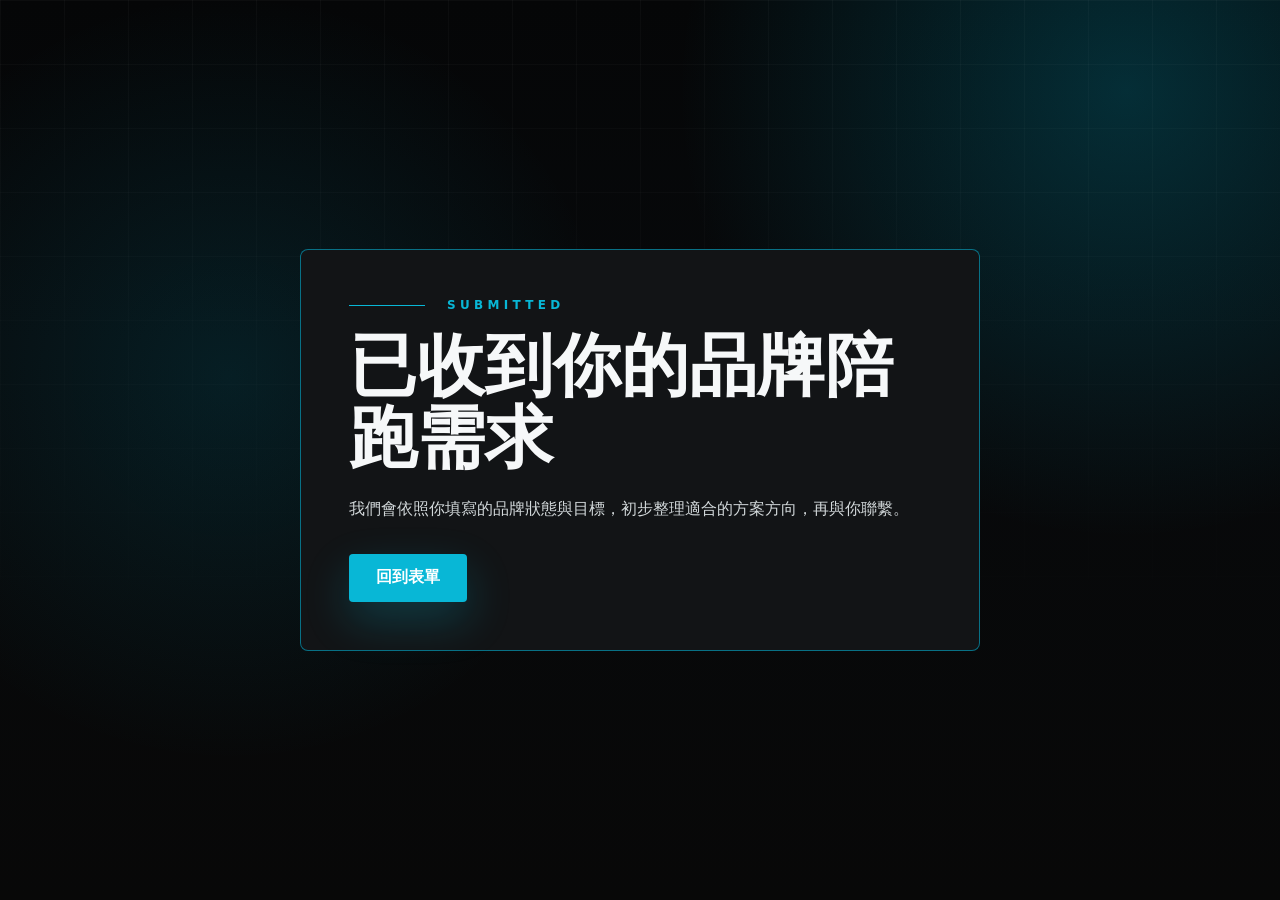
<file: brand/success.html>
<!doctype html>
<html lang="zh-Hant">
  <head>
    <meta charset="utf-8" />
    <meta name="viewport" content="width=device-width, initial-scale=1" />
    <title>已收到需求｜熊熊跨麥</title>
    <link rel="stylesheet" href="styles.css" />
  </head>
  <body class="success-page">
    <main class="success-card">
      <p class="section-kicker">SUBMITTED</p>
      <h1>已收到你的品牌陪跑需求</h1>
      <p>我們會依照你填寫的品牌狀態與目標，初步整理適合的方案方向，再與你聯繫。</p>
      <a class="primary-button" href="/">回到表單</a>
    </main>
  </body>
</html>
</file>
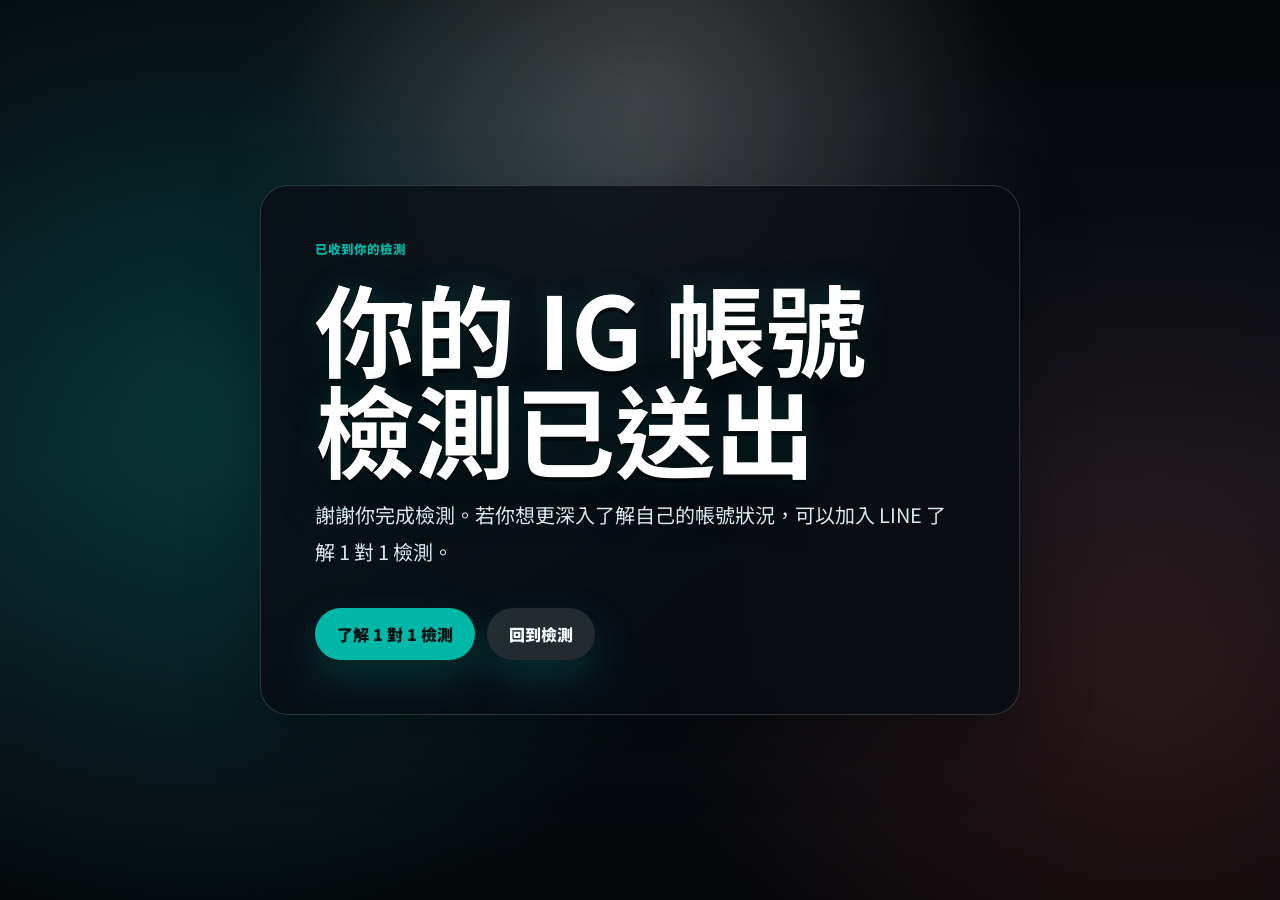
<file: ig-check/success.html>
<!doctype html>
<html lang="zh-Hant">
  <head>
    <meta charset="UTF-8" />
    <meta name="viewport" content="width=device-width, initial-scale=1.0" />
    <title>已送出檢測｜免費 IG 帳號檢測</title>
    <link rel="preconnect" href="https://fonts.googleapis.com" />
    <link rel="preconnect" href="https://fonts.gstatic.com" crossorigin />
    <link href="https://fonts.googleapis.com/css2?family=Noto+Sans+TC:wght@400;500;700;900&display=swap" rel="stylesheet" />
    <link rel="stylesheet" href="styles.css" />
  </head>
  <body>
    <main class="success-page">
      <section class="success-card">
        <p class="eyebrow">已收到你的檢測</p>
        <h1>你的 IG 帳號檢測已送出</h1>
        <p class="lede">謝謝你完成檢測。若你想更深入了解自己的帳號狀況，可以加入 LINE 了解 1 對 1 檢測。</p>
        <div class="actions">
          <a class="text-link" href="https://lin.ee/usdsl2r" target="_blank" rel="noopener">了解 1 對 1 檢測</a>
          <a class="text-link secondary-link" href="/">回到檢測</a>
        </div>
      </section>
    </main>
  </body>
</html>
</file>
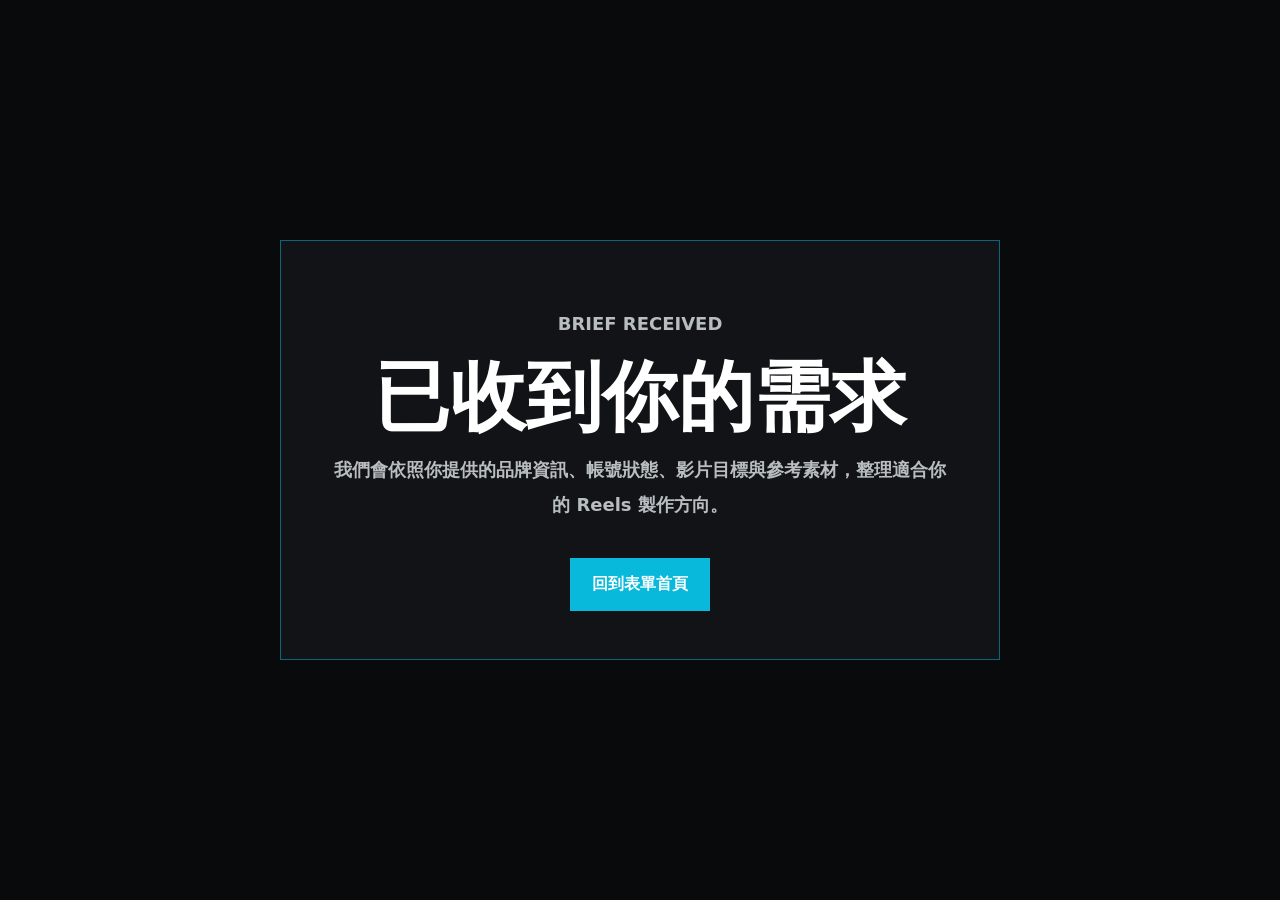
<file: reels/success.html>
<!doctype html>
<html lang="zh-Hant">
  <head>
    <meta charset="UTF-8" />
    <meta name="viewport" content="width=device-width, initial-scale=1.0" />
    <title>已收到｜Reels 短影音需求評估</title>
    <link rel="stylesheet" href="./styles.css" />
  </head>
  <body>
    <main class="success">
      <section class="success-card">
        <p class="eyebrow">BRIEF RECEIVED</p>
        <h1>已收到你的需求</h1>
        <p>
          我們會依照你提供的品牌資訊、帳號狀態、影片目標與參考素材，整理適合你的 Reels 製作方向。
        </p>
        <a href="./">回到表單首頁</a>
      </section>
    </main>
  </body>
</html>
</file>
<file: brand/styles.css>
:root {
  --bg: #07090b;
  --panel: #121416;
  --panel-soft: #1c2023;
  --line: rgba(255, 255, 255, 0.14);
  --line-strong: rgba(0, 184, 219, 0.56);
  --text: #f6f8f9;
  --muted: #9ba3a8;
  --cyan: #08b7d6;
  --cyan-deep: #008aa5;
  --green: #0fc85b;
  --field: #252729;
  --radius: 8px;
  --font: "Noto Sans TC", "Microsoft JhengHei", "PingFang TC", system-ui, sans-serif;
}

* {
  box-sizing: border-box;
}

html {
  scroll-behavior: smooth;
}

body {
  margin: 0;
  background:
    radial-gradient(circle at 88% 10%, rgba(0, 184, 219, 0.22), transparent 28rem),
    radial-gradient(circle at 18% 42%, rgba(0, 184, 219, 0.12), transparent 24rem),
    linear-gradient(180deg, #050607, var(--bg) 38%, #080808);
  color: var(--text);
  font-family: var(--font);
  letter-spacing: 0;
}

body::before {
  content: "";
  position: fixed;
  inset: 0;
  z-index: -1;
  background-image:
    linear-gradient(rgba(255, 255, 255, 0.035) 1px, transparent 1px),
    linear-gradient(90deg, rgba(255, 255, 255, 0.035) 1px, transparent 1px);
  background-size: 64px 64px;
  mask-image: linear-gradient(180deg, rgba(0, 0, 0, 0.85), transparent 80%);
}

a {
  color: inherit;
  text-decoration: none;
}

.hidden {
  display: none;
}

.site-header {
  position: sticky;
  top: 0;
  z-index: 20;
  display: flex;
  align-items: center;
  justify-content: space-between;
  min-height: 72px;
  padding: 0 5vw;
  background: rgba(7, 9, 11, 0.8);
  border-bottom: 1px solid var(--line);
  backdrop-filter: blur(18px);
}

.brand {
  display: inline-flex;
  align-items: center;
  gap: 12px;
}

.brand-mark {
  display: grid;
  width: 38px;
  height: 38px;
  place-items: center;
  border: 1px solid var(--cyan);
  border-radius: 8px;
  color: var(--cyan);
  font-weight: 900;
}

.brand strong,
.brand small {
  display: block;
}

.brand small {
  margin-top: 2px;
  color: var(--muted);
  font-size: 12px;
}

.line-link,
.primary-button,
.ghost-button,
button {
  display: inline-flex;
  align-items: center;
  justify-content: center;
  min-height: 48px;
  padding: 0 26px;
  border: 1px solid transparent;
  border-radius: 4px;
  font-weight: 900;
  cursor: pointer;
}

.line-link,
.primary-button,
button {
  background: var(--green);
  color: white;
  box-shadow: 0 18px 45px rgba(15, 200, 91, 0.22);
}

.primary-button {
  background: var(--cyan);
  box-shadow: 0 18px 45px rgba(8, 183, 214, 0.24);
}

.ghost-button {
  border-color: rgba(255, 255, 255, 0.42);
  color: var(--text);
  background: transparent;
}

.hero {
  display: grid;
  grid-template-columns: minmax(0, 1.08fr) minmax(360px, 0.72fr);
  gap: 48px;
  align-items: center;
  min-height: min(820px, calc(100vh - 72px));
  padding: 80px 5vw 72px;
}

.eyebrow,
.section-kicker,
.panel-kicker,
.plan-label {
  color: var(--cyan);
  font-size: 12px;
  font-weight: 900;
  letter-spacing: 0.36em;
  text-transform: uppercase;
}

.eyebrow::before,
.section-kicker::before {
  content: "";
  display: inline-block;
  width: 76px;
  height: 1px;
  margin-right: 22px;
  vertical-align: middle;
  background: var(--cyan);
}

h1,
h2,
h3,
p {
  margin: 0;
}

.hero h1 {
  margin-top: 34px;
  font-size: clamp(64px, 10vw, 142px);
  line-height: 0.94;
  font-weight: 950;
  letter-spacing: 0;
}

.hero h1 span {
  display: block;
}

.hero-text {
  max-width: 680px;
  margin-top: 34px;
  color: #d8dddf;
  font-size: 20px;
  line-height: 1.9;
  font-weight: 700;
}

.hero-actions {
  display: flex;
  flex-wrap: wrap;
  gap: 16px;
  margin-top: 38px;
}

.hero-panel {
  position: relative;
  overflow: hidden;
  padding: 40px;
  border: 1px solid var(--line-strong);
  border-radius: var(--radius);
  background:
    linear-gradient(145deg, rgba(0, 184, 219, 0.18), rgba(255, 255, 255, 0.035)),
    var(--panel);
  box-shadow: 0 26px 80px rgba(0, 0, 0, 0.4);
}

.hero-panel::after {
  content: "";
  position: absolute;
  right: -60px;
  bottom: -60px;
  width: 200px;
  height: 200px;
  border: 1px solid rgba(0, 184, 219, 0.26);
  border-radius: 50%;
}

.hero-panel h2 {
  margin-top: 18px;
  font-size: 72px;
  letter-spacing: 0.04em;
}

.hero-panel p:not(.panel-kicker) {
  margin-top: 16px;
  color: #cfd5d7;
  line-height: 1.8;
}

.panel-price {
  margin-top: 32px;
  color: var(--cyan);
  font-size: 48px;
  font-weight: 950;
}

.panel-price span,
.price span {
  margin-left: 8px;
  color: var(--muted);
  font-size: 0.42em;
}

.hero-panel ul,
.plan-card ul {
  display: grid;
  gap: 14px;
  margin: 28px 0 0;
  padding: 0;
  list-style: none;
}

.hero-panel li,
.plan-card li {
  color: #dfe4e6;
  line-height: 1.55;
}

.hero-panel li::before,
.plan-card li::before {
  content: "—";
  margin-right: 10px;
  color: var(--cyan);
  font-weight: 900;
}

.plan-card li {
  position: relative;
  padding-left: 22px;
}

.plan-card li::before {
  position: absolute;
  left: 0;
  top: 0;
  margin-right: 0;
}

.plan-card li strong,
.plan-card li span {
  display: block;
}

.plan-card li strong {
  color: #fff;
  font-size: 15px;
  font-weight: 950;
}

.plan-card li span {
  margin-top: 4px;
  color: #aeb5b9;
  font-size: 13px;
  line-height: 1.55;
}

.plan-card.featured li strong {
  font-size: 14px;
}

.plan-card.featured li span {
  font-size: 12px;
}

.stats-band {
  display: grid;
  grid-template-columns: repeat(3, 1fr);
  background: #f3f3f3;
  color: #111;
  border-block: 1px solid #d7d7d7;
}

.stats-band article {
  min-height: 220px;
  padding: 52px 7vw;
  border-right: 1px solid #d4d4d4;
}

.stats-band article:last-child {
  border-right: 0;
}

.stat-value {
  display: flex;
  align-items: baseline;
  gap: 8px;
  white-space: nowrap;
}

.stat-number {
  color: var(--cyan);
  font-size: clamp(72px, 7vw, 118px);
  line-height: 0.92;
  font-weight: 950;
}

.stat-unit {
  color: #54595c;
  font-size: clamp(24px, 2.4vw, 42px);
  font-weight: 900;
}

.stats-band p {
  margin-top: 20px;
  color: #62676a;
  font-weight: 900;
}

.section {
  padding: 96px 5vw;
  background: #fff;
  color: #151719;
}

.intro-section h2 {
  max-width: 900px;
  margin-top: 26px;
  font-size: clamp(48px, 7vw, 92px);
  line-height: 1.05;
  font-weight: 950;
}

.intro-section h2 span {
  display: block;
}

.intro-section p:not(.section-kicker) {
  max-width: 720px;
  margin-top: 28px;
  color: #606468;
  font-size: 18px;
  line-height: 1.9;
}

.plans {
  display: grid;
  grid-template-columns: repeat(3, minmax(0, 1fr));
  gap: 22px;
  padding: 84px 5vw;
}

.plan-card {
  position: relative;
  min-height: 760px;
  padding: 36px;
  border: 1px solid var(--line);
  border-radius: var(--radius);
  background:
    linear-gradient(180deg, rgba(255, 255, 255, 0.1), rgba(255, 255, 255, 0.03)),
    var(--panel);
  box-shadow: inset 0 0 0 1px rgba(255, 255, 255, 0.02);
}

.plan-card.featured {
  border-color: rgba(0, 184, 219, 0.65);
  background:
    linear-gradient(180deg, rgba(0, 184, 219, 0.2), rgba(0, 184, 219, 0.06)),
    var(--panel);
}

.badge {
  position: absolute;
  top: 0;
  left: 50%;
  padding: 8px 24px;
  border-radius: 0 0 4px 4px;
  transform: translateX(-50%);
  background: var(--cyan);
  color: white;
  font-size: 12px;
  font-weight: 900;
}

.plan-index {
  display: grid;
  width: 42px;
  height: 42px;
  place-items: center;
  border: 1px solid rgba(255, 255, 255, 0.26);
  border-radius: 50%;
  color: var(--cyan);
  font-weight: 900;
}

.plan-label {
  margin-top: 26px;
  letter-spacing: 0.16em;
}

.plan-card h3 {
  margin-top: 8px;
  font-size: 28px;
}

.fit {
  min-height: 70px;
  margin-top: 24px;
  padding: 18px;
  border: 1px solid rgba(255, 255, 255, 0.12);
  border-radius: var(--radius);
  color: #cdd2d4;
  line-height: 1.7;
}

.price {
  margin-top: 28px;
  padding: 24px;
  border: 1px solid rgba(0, 184, 219, 0.48);
  border-radius: var(--radius);
  color: white;
  font-size: clamp(42px, 4vw, 56px);
  font-weight: 950;
}

.form-shell {
  display: grid;
  grid-template-columns: 280px minmax(0, 1fr);
  gap: 32px;
  align-items: start;
  padding: 86px 5vw 120px;
}

.progress-card {
  position: sticky;
  top: 96px;
  display: grid;
  gap: 12px;
  padding: 28px;
  border: 1px solid var(--line);
  border-radius: var(--radius);
  background: rgba(18, 20, 22, 0.9);
}

.progress-card p {
  margin-bottom: 8px;
  color: var(--cyan);
  font-size: 14px;
  font-weight: 950;
  letter-spacing: 0.12em;
}

.progress-card a {
  padding: 16px 18px;
  border: 1px solid rgba(255, 255, 255, 0.15);
  border-radius: 999px;
  color: #aeb5b9;
  font-weight: 900;
}

.progress-card a.active,
.progress-card a:hover {
  border-color: var(--cyan);
  color: white;
  background: rgba(0, 184, 219, 0.16);
}

.brief-form {
  display: grid;
  gap: 28px;
}

.form-card,
.submit-card {
  padding: clamp(26px, 4vw, 48px);
  border: 1px solid var(--line);
  border-radius: var(--radius);
  background: rgba(18, 20, 22, 0.92);
}

.form-card h2 {
  margin-top: 10px;
  margin-bottom: 28px;
  font-size: clamp(28px, 3.8vw, 52px);
  line-height: 1.05;
}

.field-grid {
  display: grid;
  gap: 24px;
}

.field-grid.two {
  grid-template-columns: repeat(2, minmax(0, 1fr));
}

label,
fieldset {
  display: block;
  min-width: 0;
}

label span,
legend {
  display: block;
  margin-bottom: 12px;
  color: white;
  font-size: 15px;
  font-weight: 950;
}

legend {
  float: left;
  width: 100%;
}

legend + * {
  clear: both;
}

input,
select,
textarea {
  width: 100%;
  min-height: 60px;
  padding: 0 20px;
  border: 1px solid rgba(255, 255, 255, 0.2);
  border-radius: 4px;
  background: var(--field);
  color: var(--text);
  font: 800 16px var(--font);
  letter-spacing: 0;
}

textarea {
  min-height: 138px;
  padding-block: 18px;
  line-height: 1.65;
  resize: vertical;
}

input::placeholder,
textarea::placeholder {
  color: #83888c;
}

select {
  appearance: auto;
}

fieldset {
  margin: 28px 0 0;
  padding: 0;
  border: 0;
}

.choice-grid {
  display: grid;
  grid-template-columns: repeat(4, minmax(0, 1fr));
  gap: 16px;
}

.choice-grid.two {
  grid-template-columns: repeat(2, minmax(0, 1fr));
}

.choice-grid label {
  display: flex;
  align-items: center;
  min-height: 72px;
  gap: 12px;
  padding: 18px;
  border: 1px solid rgba(255, 255, 255, 0.16);
  border-radius: 4px;
  background: var(--field);
  color: white;
  font-weight: 900;
}

.choice-grid input {
  flex: 0 0 auto;
  width: 16px;
  min-height: auto;
  height: 16px;
  padding: 0;
  accent-color: var(--cyan);
}

.submit-card {
  display: flex;
  align-items: center;
  justify-content: space-between;
  gap: 28px;
  border-color: rgba(0, 184, 219, 0.5);
  background:
    linear-gradient(135deg, rgba(0, 184, 219, 0.16), rgba(255, 255, 255, 0.04)),
    var(--panel);
}

.submit-card p {
  max-width: 680px;
  color: #d6dcde;
  line-height: 1.8;
  font-weight: 800;
}

button:disabled {
  cursor: wait;
  opacity: 0.65;
}

.success-page {
  display: grid;
  min-height: 100vh;
  place-items: center;
  padding: 24px;
}

.success-card {
  width: min(680px, 100%);
  padding: 48px;
  border: 1px solid var(--line-strong);
  border-radius: var(--radius);
  background: var(--panel);
}

.success-card h1 {
  margin-top: 18px;
  font-size: clamp(38px, 6vw, 68px);
  line-height: 1.05;
}

.success-card p:not(.section-kicker) {
  margin: 22px 0 30px;
  color: #d2d8da;
  line-height: 1.8;
}

@media (max-width: 1100px) {
  .hero,
  .form-shell,
  .plans {
    grid-template-columns: 1fr;
  }

  .progress-card {
    position: static;
  }

  .plans {
    gap: 18px;
  }

  .plan-card {
    min-height: auto;
  }
}

@media (max-width: 760px) {
  .site-header {
    padding: 0 18px;
  }

  .line-link {
    display: none;
  }

  .hero {
    padding: 54px 18px;
  }

  .hero h1 {
    font-size: clamp(54px, 18vw, 82px);
  }

  .hero-text {
    font-size: 17px;
  }

  .hero-panel {
    padding: 26px;
  }

  .stats-band {
    grid-template-columns: 1fr;
  }

  .stats-band article {
    min-height: 160px;
    padding: 40px 24px;
    border-right: 0;
    border-bottom: 1px solid #d4d4d4;
  }

  .section,
  .plans,
  .form-shell {
    padding-inline: 18px;
  }

  .intro-section h2 {
    font-size: 46px;
  }

  .field-grid.two,
  .choice-grid,
  .choice-grid.two {
    grid-template-columns: 1fr;
  }

  .form-card,
  .submit-card {
    padding: 24px;
  }

  .submit-card {
    align-items: stretch;
    flex-direction: column;
  }

  button,
  .primary-button,
  .ghost-button {
    width: 100%;
  }
}

/* Final form alignment pass */
.brief-form {
  width: 100%;
}

.form-card {
  box-sizing: border-box;
}

.field-grid,
.field-grid.two {
  display: grid;
  gap: 28px 24px;
  align-items: start;
}

.field-grid.two {
  grid-template-columns: repeat(2, minmax(0, 1fr));
}

.field-grid label,
.form-card > label,
.form-card fieldset {
  min-width: 0;
}

.field-grid label,
.form-card > label {
  display: flex;
  flex-direction: column;
  gap: 12px;
}

.field-grid label > span,
.form-card > label > span,
.form-card legend {
  margin-bottom: 0;
}

.field-grid input,
.field-grid select,
.form-card > label input,
.form-card > label select {
  height: 60px;
  min-height: 60px;
  box-sizing: border-box;
}

.form-card textarea {
  min-height: 138px;
  box-sizing: border-box;
}

.form-card > label + .field-grid,
.form-card > label + label,
.form-card > .field-grid + label,
.form-card > .field-grid + fieldset,
.form-card > fieldset + fieldset,
.form-card > fieldset + label {
  margin-top: 30px;
}

#references label:first-of-type {
  margin-bottom: 34px;
}

#references label:first-of-type textarea {
  margin-bottom: 6px;
}

.choice-grid,
.choice-grid.two {
  display: grid;
  gap: 18px;
  width: 100%;
}

fieldset > legend + .choice-grid {
  margin-top: 28px;
}

.choice-grid {
  grid-template-columns: repeat(4, minmax(0, 1fr));
}

.choice-grid.two {
  grid-template-columns: repeat(2, minmax(0, 1fr));
}

.choice-grid label {
  min-height: 72px;
  box-sizing: border-box;
  margin: 0;
}

@media (max-width: 900px) {
  .field-grid.two,
  .choice-grid,
  .choice-grid.two {
    grid-template-columns: 1fr;
  }
}

/* Final CTA color alignment */
.submit-card button {
  background: #10b8d4 !important;
  color: #ffffff !important;
  box-shadow: 0 18px 45px rgba(16, 184, 212, 0.24) !important;
}

.submit-card button:hover {
  background: #18c7e5 !important;
}
</file>
<file: reels/styles.css>
:root {
  --black: #090a0c;
  --black-2: #101114;
  --white: #f7f7f5;
  --paper: #f4f4f3;
  --text: #171719;
  --muted: #6d7075;
  --cyan: #08b9dc;
  --cyan-dark: #008fad;
  --line: #d9d9d9;
  --dark-line: rgba(255, 255, 255, 0.16);
  --panel: #2b2c30;
  font-family: "Noto Sans TC", "Microsoft JhengHei", system-ui, sans-serif;
}

* {
  box-sizing: border-box;
}

html {
  scroll-behavior: smooth;
}

body {
  margin: 0;
  background: var(--paper);
  color: var(--text);
}

.top-notice {
  min-height: 38px;
  display: grid;
  place-items: center;
  background: #a9a9a9;
  color: #fff;
  font-size: 14px;
  font-weight: 800;
}

.site-header {
  position: sticky;
  top: 0;
  z-index: 10;
  display: flex;
  align-items: center;
  justify-content: space-between;
  min-height: 56px;
  padding: 0 64px;
  background: rgba(9, 10, 12, 0.92);
  color: #fff;
  border-bottom: 1px solid rgba(255, 255, 255, 0.1);
  backdrop-filter: blur(10px);
}

.brand {
  display: inline-flex;
  align-items: center;
  gap: 12px;
  color: #fff;
  text-decoration: none;
}

.brand-mark {
  display: grid;
  width: 38px;
  height: 38px;
  place-items: center;
  border: 1px solid var(--cyan);
  border-radius: 7px;
  color: var(--cyan);
  font-weight: 950;
}

.brand strong,
.brand small {
  display: block;
}

.brand strong {
  font-size: 15px;
  letter-spacing: 0.02em;
}

.brand small {
  margin-top: 2px;
  color: #a8adb3;
  font-size: 11px;
}

.site-header nav {
  display: flex;
  gap: 34px;
}

.site-header nav a {
  color: #f5f5f5;
  font-size: 14px;
  font-weight: 800;
  text-decoration: none;
}

.site-header nav a:hover {
  color: var(--cyan);
}

.hero {
  min-height: 680px;
  display: flex;
  align-items: center;
  padding: 96px 64px;
  color: #fff;
  background:
    linear-gradient(90deg, rgba(9, 10, 12, 0.96) 0%, rgba(9, 10, 12, 0.74) 48%, rgba(9, 10, 12, 0.88) 100%),
    radial-gradient(circle at 78% 30%, rgba(8, 185, 220, 0.18), transparent 26%),
    radial-gradient(circle at 52% 42%, rgba(255, 255, 255, 0.11), transparent 28%),
    linear-gradient(135deg, #020305, #17212a 48%, #2d251c);
}

.hero-inner {
  width: min(1188px, 100%);
  margin: 0 auto;
}

.section-kicker {
  display: flex;
  align-items: center;
  gap: 18px;
  margin: 0 0 28px;
  color: var(--cyan);
  font-size: 12px;
  font-weight: 950;
  letter-spacing: 0.34em;
  text-transform: uppercase;
}

.section-kicker span {
  width: 36px;
  height: 1px;
  background: var(--cyan);
}

h1,
h2,
h3,
legend,
p {
  letter-spacing: 0;
}

h1 {
  max-width: 860px;
  margin: 0;
  color: #fff;
  font-size: clamp(58px, 8.2vw, 128px);
  font-weight: 950;
  line-height: 0.98;
  word-spacing: 0;
}

.title-line {
  display: block;
}

.title-line-main {
  white-space: nowrap;
  word-spacing: 0;
}

.title-cjk {
  margin-left: 0.16em;
}

.hero-text {
  max-width: 560px;
  margin: 36px 0 0;
  color: rgba(255, 255, 255, 0.78);
  font-size: 20px;
  font-weight: 800;
  line-height: 1.9;
}

.hero-actions {
  display: flex;
  flex-wrap: wrap;
  gap: 16px;
  margin-top: 42px;
}

.btn {
  display: inline-flex;
  align-items: center;
  justify-content: center;
  min-width: 148px;
  min-height: 52px;
  padding: 0 28px;
  border-radius: 3px;
  font-weight: 950;
  text-decoration: none;
}

.btn.primary {
  background: var(--cyan);
  color: #fff;
}

.btn.ghost {
  border: 1px solid rgba(255, 255, 255, 0.45);
  color: #fff;
}

.stats-band {
  display: grid;
  grid-template-columns: repeat(3, 1fr);
  border-bottom: 1px solid var(--line);
  background: #efefef;
  overflow: hidden;
}

.stats-band div {
  min-height: 174px;
  padding: 44px clamp(42px, 7vw, 128px);
  border-right: 1px solid var(--line);
  opacity: 0;
  transform: translateY(22px);
  transition:
    opacity 0.7s ease,
    transform 0.7s ease;
}

.stats-band div:last-child {
  border-right: 0;
}

.stats-band strong {
  display: flex;
  align-items: flex-end;
  gap: 8px;
  white-space: nowrap;
  color: var(--cyan);
  font-size: clamp(58px, 8vw, 96px);
  line-height: 0.9;
  font-weight: 950;
}

.stats-band .stat-number {
  display: inline-block;
  min-width: 0.9em;
}

.stats-band .stat-unit {
  color: #60646a;
  font-size: clamp(28px, 2.6vw, 36px);
  line-height: 1;
  margin-bottom: 0.08em;
  margin-left: 0;
}

.stats-band div > span {
  display: block;
  margin-top: 18px;
  color: var(--muted);
  font-weight: 800;
}

.stats-band.is-visible div {
  opacity: 1;
  transform: translateY(0);
}

.stats-band.is-visible div:nth-child(2) {
  transition-delay: 0.12s;
}

.stats-band.is-visible div:nth-child(3) {
  transition-delay: 0.24s;
}

.intro-section {
  padding: 92px 64px 70px;
  background: #fff;
}

.intro-section > * {
  width: min(1188px, 100%);
  margin-left: auto;
  margin-right: auto;
}

.intro-section h2 {
  margin-top: 0;
  max-width: 820px;
  font-size: clamp(54px, 7vw, 92px);
  line-height: 1.05;
  font-weight: 950;
}

.intro-section h2 span {
  color: var(--cyan);
}

.intro-section > p {
  max-width: 620px;
  margin-top: 24px;
  margin-bottom: 54px;
  color: var(--muted);
  font-size: 18px;
  font-weight: 750;
  line-height: 1.9;
}

.service-grid {
  display: grid;
  grid-template-columns: repeat(2, minmax(0, 1fr));
  border-top: 1px solid var(--line);
  border-left: 1px solid var(--line);
}

.service-grid article {
  min-height: 150px;
  padding: 34px 44px;
  border-right: 1px solid var(--line);
  border-bottom: 1px solid var(--line);
}

.service-grid small {
  display: block;
  color: var(--cyan);
  font-weight: 950;
  letter-spacing: 0.16em;
}

.service-grid h3 {
  margin: 18px 0 8px;
  font-size: 22px;
}

.service-grid p {
  margin: 0;
  color: var(--muted);
  font-weight: 750;
  line-height: 1.7;
}

.form-wrap {
  display: grid;
  grid-template-columns: 280px minmax(0, 1fr);
  gap: 42px;
  padding: 96px 64px 112px;
  background: var(--black);
  color: #fff;
}

.form-wrap > * {
  min-width: 0;
}

.progress-card {
  position: sticky;
  top: 86px;
  align-self: start;
  padding: 28px;
  border: 1px solid var(--dark-line);
  border-radius: 20px;
  background: #111316;
}

.progress-card ol {
  display: grid;
  gap: 13px;
  margin: 0;
  padding: 0;
  list-style: none;
}

.progress-card a {
  display: block;
  padding: 15px 18px;
  border: 1px solid rgba(255, 255, 255, 0.18);
  border-radius: 999px;
  color: #aeb3b7;
  font-weight: 950;
  text-decoration: none;
}

.progress-card a:hover,
.progress-card a.active {
  border-color: var(--cyan);
  color: #fff;
  background: rgba(8, 185, 220, 0.12);
}

.brief-form {
  padding: 0;
}

.form-head {
  margin-bottom: 36px;
  padding-bottom: 32px;
  border-bottom: 1px solid var(--dark-line);
}

.form-head h2 {
  max-width: 780px;
  margin: 0;
  font-size: clamp(40px, 5vw, 72px);
  line-height: 1.05;
  font-weight: 950;
}

.form-head p {
  max-width: 760px;
  margin: 24px 0 0;
  color: #a9adb1;
  font-size: 18px;
  font-weight: 750;
  line-height: 1.9;
}

fieldset {
  scroll-margin-top: 90px;
  margin: 0 0 52px;
  padding: 42px 36px 38px;
  border: 0;
  border-radius: 24px;
  background: linear-gradient(145deg, rgba(255, 255, 255, 0.08), rgba(255, 255, 255, 0.03));
  box-shadow: inset 0 0 0 1px var(--dark-line);
}

legend {
  float: left;
  width: 100%;
  padding: 0;
  margin: 0 0 30px;
  color: #fff;
  font-size: 30px;
  font-weight: 950;
  line-height: 1.2;
}

legend + * {
  clear: both;
}

label {
  display: flex;
  flex-direction: column;
  color: #fff;
  font-weight: 900;
  line-height: 1.45;
}

label span {
  color: var(--cyan);
}

input,
select,
textarea {
  display: block;
  width: 100%;
  margin-top: 11px;
  border: 1px solid rgba(255, 255, 255, 0.18);
  border-radius: 4px;
  padding: 16px 16px;
  background: rgba(255, 255, 255, 0.08);
  color: #fff;
  font: inherit;
  font-weight: 800;
  outline: none;
}

input,
select {
  min-height: 60px;
}

textarea {
  min-height: 128px;
  overflow: auto;
}

select option {
  color: #111;
}

textarea {
  resize: vertical;
  line-height: 1.75;
}

input[type="file"] {
  padding: 14px;
}

input:focus,
select:focus,
textarea:focus {
  border-color: var(--cyan);
  box-shadow: 0 0 0 3px rgba(8, 185, 220, 0.16);
}

.grid {
  display: grid;
  gap: 32px 24px;
  align-items: start;
  width: 100%;
}

.grid.one {
  grid-template-columns: 1fr;
}

.grid.two {
  grid-template-columns: repeat(2, minmax(0, 1fr));
}

.grid.two > *,
.checkbox-grid > *,
.choice-row > * {
  min-width: 0;
}

.grid.two > label,
fieldset > label {
  min-width: 0;
}

.grid + label,
label + .grid,
.checkbox-grid + label,
label + label,
.section-gap {
  margin-top: 36px;
}

.choice-row,
.checkbox-grid {
  display: grid;
  gap: 18px;
  width: 100%;
  margin-top: 22px;
}

.choice-row {
  grid-template-columns: repeat(4, minmax(0, 1fr));
}

.checkbox-grid {
  grid-template-columns: repeat(2, minmax(0, 1fr));
}

.checkbox-grid.compact {
  gap: 18px 22px;
}

.choice-row label,
.checkbox-grid label {
  display: flex;
  flex-direction: row;
  align-items: center;
  gap: 10px;
  min-height: 66px;
  padding: 15px 18px;
  border: 1px solid rgba(255, 255, 255, 0.18);
  border-radius: 4px;
  background: rgba(255, 255, 255, 0.05);
  line-height: 1.45;
  word-break: keep-all;
}

.choice-row input,
.checkbox-grid input {
  flex: 0 0 auto;
  width: auto;
  min-height: 0;
  margin: 0;
  accent-color: var(--cyan);
}

.field-note {
  margin: 0 0 28px;
  color: #a9adb1;
  font-weight: 800;
  line-height: 1.8;
}

fieldset > .grid + .field-note,
fieldset > label + .field-note {
  margin-top: 26px;
}

.reference-actions {
  display: grid;
  grid-template-columns: repeat(2, minmax(0, 1fr));
  gap: 24px;
  margin-top: 34px;
}

.reference-actions > label,
.reference-help {
  min-height: 108px;
  padding: 22px;
  border: 1px solid rgba(255, 255, 255, 0.18);
  border-radius: 10px;
  background: rgba(255, 255, 255, 0.05);
}

.reference-actions input[type="file"] {
  margin-top: 16px;
}

#budget-time {
  padding-bottom: 44px;
}

#budget-time .grid.two {
  gap: 34px 28px;
  align-items: stretch;
}

#budget-time .grid.two > label {
  min-height: 104px;
}

#budget-time select,
#budget-time input {
  min-height: 64px;
}

#budget-time > label {
  display: block;
  margin-top: 42px;
}

#budget-time textarea {
  min-height: 160px;
}

#budget-time .field-note {
  margin-top: 28px;
}

.brief-form fieldset {
  max-width: 1160px;
  margin-inline: auto;
  padding: clamp(28px, 3vw, 40px);
}

.brief-form fieldset > legend {
  margin-bottom: 30px;
}

.brief-form label {
  min-width: 0;
  margin: 0;
}

.brief-form label > span {
  display: inline;
  margin-left: 4px;
}

.brief-form .grid {
  gap: 28px;
}

.brief-form .grid.two {
  grid-template-columns: repeat(2, minmax(0, 1fr));
  column-gap: 28px;
  row-gap: 30px;
  align-items: start;
}

.brief-form .grid label + label {
  margin-top: 0;
}

.brief-form fieldset > label + label {
  margin-top: 30px;
}

.brief-form input,
.brief-form select {
  min-height: 58px;
}

.brief-form textarea {
  min-height: 132px;
}

#basic-info .grid.two > label {
  align-self: start;
}

#basic-info .grid.two > label:last-child {
  grid-column: span 1;
}

#brand-info > label:first-of-type {
  display: block;
  margin-bottom: 30px;
}

#brand-info .choice-row {
  grid-template-columns: repeat(4, minmax(0, 1fr));
  gap: 18px;
  margin-top: 16px;
}

#brand-info .choice-row label,
#video-needs .checkbox-grid label {
  min-height: 72px;
  padding: 18px 20px;
}

#brand-info > label:nth-of-type(2) {
  display: block;
  margin-top: 30px;
}

#brand-info > label:nth-of-type(3) {
  display: block;
  margin-top: 30px;
}

#video-needs .field-note {
  margin-bottom: 28px;
}

#video-needs .checkbox-grid {
  grid-template-columns: repeat(2, minmax(0, 1fr));
  gap: 22px;
  margin-top: 0;
}

#video-needs .checkbox-grid label {
  min-height: 74px;
}

#video-needs .section-gap {
  margin-top: 30px;
}

#budget-time .grid.two {
  grid-template-columns: repeat(2, minmax(0, 1fr));
  gap: 30px 28px;
  align-items: start;
}

#budget-time .grid.two > label {
  min-height: auto;
}

#budget-time select,
#budget-time input {
  min-height: 58px;
}

#budget-time > label {
  margin-top: 30px;
}

#budget-time textarea {
  min-height: 150px;
}

.reference-help strong {
  display: block;
  color: #fff;
  font-size: 18px;
  font-weight: 950;
}

.reference-help p {
  margin: 10px 0 0;
  color: #a9adb1;
  font-weight: 800;
  line-height: 1.7;
}

.submit-bar {
  display: flex;
  align-items: center;
  justify-content: space-between;
  gap: 24px;
  margin-top: 10px;
  padding: 30px;
  border-radius: 14px;
  border: 1px solid rgba(8, 185, 220, 0.55);
  background: rgba(8, 185, 220, 0.08);
}

.submit-bar p {
  margin: 0;
  color: #d9dde0;
  font-weight: 800;
  line-height: 1.8;
}

button {
  min-width: 178px;
  min-height: 56px;
  border: 0;
  border-radius: 3px;
  background: var(--cyan);
  color: #fff;
  font: inherit;
  font-weight: 950;
  cursor: pointer;
}

button:hover {
  background: var(--cyan-dark);
}

button:disabled {
  cursor: wait;
  opacity: 0.72;
}

.hidden {
  display: none;
}

.success {
  display: grid;
  min-height: 100vh;
  place-items: center;
  padding: 24px;
  background: var(--black);
}

.success-card {
  width: min(720px, 100%);
  border: 1px solid rgba(8, 185, 220, 0.5);
  padding: 48px;
  background: #111316;
  color: #fff;
  text-align: center;
}

.success-card h1 {
  margin: 0;
  font-size: clamp(44px, 6vw, 76px);
  line-height: 1;
}

.success-card p {
  color: #b8bdc1;
  font-size: 18px;
  line-height: 1.9;
  font-weight: 800;
}

.success-card a {
  display: inline-flex;
  margin-top: 18px;
  padding: 16px 22px;
  background: var(--cyan);
  color: #fff;
  font-weight: 950;
  text-decoration: none;
}

@media (max-width: 980px) {
  .site-header {
    padding: 0 22px;
  }

  .site-header nav {
    display: none;
  }

  .hero,
  .intro-section,
  .form-wrap {
    padding-left: 22px;
    padding-right: 22px;
  }

  .stats-band,
  .service-grid,
  .form-wrap {
    grid-template-columns: 1fr;
  }

  .stats-band div {
    min-height: 130px;
    padding: 34px 28px;
    border-right: 0;
    border-bottom: 1px solid var(--line);
  }

  .progress-card {
    position: static;
  }

  .progress-card ol {
    grid-template-columns: repeat(2, minmax(0, 1fr));
  }

  .grid.two,
  .choice-row,
  .checkbox-grid,
  .reference-actions {
    grid-template-columns: 1fr;
  }

  .stats-band strong {
    font-size: clamp(52px, 15vw, 82px);
  }
}

@media (max-width: 560px) {
  .top-notice {
    padding: 8px 14px;
    text-align: center;
  }

  .hero {
    min-height: 560px;
  }

  h1 {
    font-size: clamp(46px, 15vw, 74px);
  }

  .intro-section h2,
  .form-head h2 {
    font-size: 42px;
  }

  .progress-card ol {
    grid-template-columns: 1fr;
  }

  fieldset,
  .progress-card {
    padding: 24px 18px;
  }

  legend {
    margin-bottom: 22px;
    font-size: 24px;
  }

  .submit-bar {
    align-items: stretch;
    flex-direction: column;
  }

  button {
    width: 100%;
  }
}

/* Final form alignment pass */
.brief-form {
  width: 100%;
}

.brief-form fieldset {
  width: min(1160px, calc(100vw - 40px));
  margin: 0 auto 56px;
  padding: clamp(28px, 3.2vw, 42px);
  box-sizing: border-box;
}

.brief-form fieldset > legend {
  margin-bottom: 32px;
  line-height: 1.15;
}

.brief-form .grid,
.brief-form .grid.two,
#budget-time .grid.two {
  display: grid;
  grid-template-columns: repeat(2, minmax(0, 1fr));
  gap: 32px 28px;
  align-items: start;
}

.brief-form .grid.one {
  grid-template-columns: 1fr;
}

.brief-form label {
  display: flex;
  flex-direction: column;
  gap: 10px;
  min-width: 0;
}

.brief-form label > input,
.brief-form label > select,
.brief-form label > textarea {
  margin-top: 0;
}

.brief-form input,
.brief-form select {
  height: 60px;
  min-height: 60px;
  box-sizing: border-box;
}

.brief-form textarea {
  min-height: 132px;
  box-sizing: border-box;
}

.brief-form fieldset > label,
.brief-form fieldset > .grid,
.brief-form fieldset > .choice-row,
.brief-form fieldset > .checkbox-grid,
.brief-form fieldset > .reference-actions {
  margin-top: 0;
}

.brief-form fieldset > label + .grid,
.brief-form fieldset > label + label,
.brief-form fieldset > .grid + label,
.brief-form fieldset > .grid + .choice-row,
.brief-form fieldset > .grid + .field-note,
.brief-form fieldset > .choice-row + label,
.brief-form fieldset > .checkbox-grid + label,
.brief-form .section-gap {
  margin-top: 34px;
}

.choice-row,
.checkbox-grid,
#brand-info .choice-row,
#video-needs .checkbox-grid {
  display: grid;
  width: 100%;
  gap: 20px;
}

.choice-row,
#brand-info .choice-row {
  grid-template-columns: repeat(4, minmax(0, 1fr));
}

.checkbox-grid,
#video-needs .checkbox-grid {
  grid-template-columns: repeat(2, minmax(0, 1fr));
}

.choice-row label,
.checkbox-grid label,
#brand-info .choice-row label,
#video-needs .checkbox-grid label {
  min-height: 72px;
  padding: 18px 20px;
  box-sizing: border-box;
  display: flex;
  flex-direction: row;
  align-items: center;
}

#brand-info > label:first-of-type,
#brand-info > label:nth-of-type(2),
#brand-info > label:nth-of-type(3),
#budget-time > label {
  display: flex;
  margin-top: 34px;
}

#brand-info > label:first-of-type {
  margin-top: 0;
}

#budget-time .field-note {
  margin: 30px 0 0;
}

@media (max-width: 900px) {
  .brief-form fieldset {
    width: min(100%, calc(100vw - 28px));
    padding: 24px 18px;
  }

  .brief-form .grid,
  .brief-form .grid.two,
  #budget-time .grid.two,
  .choice-row,
  #brand-info .choice-row,
  .checkbox-grid,
  #video-needs .checkbox-grid,
  .reference-actions {
    grid-template-columns: 1fr;
  }
}

/* Final containment fix: keep the form aligned inside the content column. */
.form-wrap {
  grid-template-columns: minmax(220px, 280px) minmax(0, 980px);
  justify-content: center;
}

.brief-form {
  width: 100%;
  max-width: 980px;
  min-width: 0;
}

.brief-form fieldset {
  width: 100%;
  max-width: 100%;
  margin: 0 0 52px;
}

.brief-form .grid,
.brief-form .choice-row,
.brief-form .checkbox-grid {
  max-width: 100%;
}

@media (max-width: 1100px) {
  .form-wrap {
    grid-template-columns: 1fr;
    padding: 72px 28px 88px;
  }

  .progress-card {
    position: static;
  }
}

/* Locked form geometry preview/final: equal columns, consistent control sizes. */
.form-wrap .brief-form {
  max-width: 1040px;
}

.brief-form fieldset {
  padding: 44px 46px 42px;
  border-radius: 18px;
}

.brief-form .grid,
.brief-form .grid.two,
#budget-time .grid.two {
  display: grid !important;
  grid-template-columns: repeat(2, minmax(0, 1fr)) !important;
  gap: 34px 34px !important;
  width: 100% !important;
  align-items: start !important;
}

.brief-form .grid.one {
  grid-template-columns: 1fr !important;
}

.brief-form .grid > label,
.brief-form fieldset > label {
  width: 100% !important;
  min-width: 0 !important;
  margin: 0 !important;
}

.brief-form fieldset > label + .grid,
.brief-form fieldset > .grid + label,
.brief-form fieldset > label + label,
.brief-form fieldset > .choice-row,
.brief-form fieldset > .grid + .choice-row,
.brief-form fieldset > .checkbox-grid,
.brief-form fieldset > .checkbox-grid + label {
  margin-top: 34px !important;
}

.brief-form label > input,
.brief-form label > select,
.brief-form label > textarea,
.brief-form input,
.brief-form select,
.brief-form textarea {
  width: 100% !important;
  max-width: 100% !important;
  box-sizing: border-box !important;
}

.brief-form input,
.brief-form select {
  height: 64px !important;
  min-height: 64px !important;
}

.brief-form textarea {
  min-height: 148px !important;
}

.choice-row,
#brand-info .choice-row {
  display: grid !important;
  grid-template-columns: repeat(4, minmax(0, 1fr)) !important;
  gap: 22px !important;
  width: 100% !important;
}

.checkbox-grid,
#video-needs .checkbox-grid {
  display: grid !important;
  grid-template-columns: repeat(2, minmax(0, 1fr)) !important;
  gap: 22px 28px !important;
  width: 100% !important;
}

.choice-row label,
.checkbox-grid label,
#brand-info .choice-row label,
#video-needs .checkbox-grid label {
  display: flex !important;
  flex-direction: row !important;
  align-items: center !important;
  width: 100% !important;
  min-height: 78px !important;
  padding: 20px 22px !important;
  margin: 0 !important;
  box-sizing: border-box !important;
}

#budget-time .field-note {
  margin-top: 32px !important;
}

@media (max-width: 900px) {
  .brief-form fieldset {
    padding: 28px 20px 30px;
  }

  .brief-form .grid,
  .brief-form .grid.two,
  #budget-time .grid.two,
  .choice-row,
  #brand-info .choice-row,
  .checkbox-grid,
  #video-needs .checkbox-grid {
    grid-template-columns: 1fr !important;
  }
}

/* Keep option controls compact while preserving equal option-card geometry. */
.brief-form .choice-row input[type="radio"],
.brief-form .checkbox-grid input[type="checkbox"] {
  display: inline-block !important;
  width: 14px !important;
  height: 14px !important;
  min-width: 14px !important;
  min-height: 14px !important;
  max-width: 14px !important;
  max-height: 14px !important;
  margin: 0 !important;
  padding: 0 !important;
  flex: 0 0 14px !important;
  border-radius: 50% !important;
  accent-color: var(--cyan) !important;
}

.brief-form .checkbox-grid input[type="checkbox"] {
  border-radius: 2px !important;
}

.brief-form .choice-row label,
.brief-form .checkbox-grid label {
  gap: 14px !important;
  justify-content: flex-start !important;
  text-align: left !important;
}

/* Final preview lock: keep paired fields perfectly aligned. */
.brief-form .grid.two {
  grid-template-columns: repeat(2, minmax(0, 1fr)) !important;
  align-items: start !important;
  column-gap: 36px !important;
}

.brief-form .grid.two > label {
  display: grid !important;
  grid-template-rows: 26px 64px !important;
  row-gap: 14px !important;
  align-items: start !important;
}

.brief-form .grid.two > label.field-control {
  display: grid !important;
  grid-template-rows: 28px 64px !important;
  row-gap: 14px !important;
  align-items: start !important;
}

.brief-form .field-label {
  display: block !important;
  height: 28px !important;
  line-height: 1.35 !important;
  margin: 0 !important;
  white-space: normal !important;
}

.brief-form .field-label span {
  display: inline !important;
  color: var(--cyan) !important;
}

.brief-form .grid.two > label > span,
.brief-form fieldset > label > span {
  display: inline !important;
  white-space: normal !important;
}

.brief-form .grid.two > label > input,
.brief-form .grid.two > label > select {
  height: 64px !important;
  min-height: 64px !important;
  align-self: start !important;
}

.brief-form .grid.two + .choice-row,
.brief-form .grid.two + label,
.brief-form .choice-row + label {
  margin-top: 38px !important;
}

/* Final reference upload spacing */
#references textarea {
  margin-bottom: 34px !important;
}

#references .reference-actions {
  margin-top: 36px !important;
}

/* Compact basic-info fields: keep required marks on the label line. */
#basic .grid.two {
  row-gap: 30px !important;
  column-gap: 36px !important;
}

#basic .grid.two > label {
  grid-template-rows: auto 64px !important;
  row-gap: 12px !important;
}

#basic .field-label {
  height: auto !important;
  min-height: 0 !important;
  display: inline-flex !important;
  align-items: center !important;
  gap: 4px !important;
}
</file>
<file: ig-check/styles.css>
:root {
  color-scheme: dark;
  --ink: #f6fafc;
  --muted: #a9b6c4;
  --stage: #05070a;
  --panel: rgba(8, 12, 18, 0.82);
  --panel-solid: #0b1118;
  --line: rgba(246, 250, 252, 0.18);
  --teal: #00b7a8;
  --teal-deep: #067b72;
  --teal-soft: rgba(0, 183, 168, 0.14);
  --coral: #f05b4f;
  --paper: #fffaf2;
  --charcoal: #111318;
  --shadow: 0 34px 110px rgba(0, 0, 0, 0.46);
}

* {
  box-sizing: border-box;
}

html {
  scroll-behavior: smooth;
}

body {
  min-height: 100vh;
  margin: 0;
  overflow-x: hidden;
  background:
    radial-gradient(circle at 50% 10%, rgba(246, 250, 252, 0.16), rgba(246, 250, 252, 0) 22rem),
    radial-gradient(circle at 16% 46%, rgba(0, 183, 168, 0.22), rgba(0, 183, 168, 0) 34rem),
    radial-gradient(circle at 90% 76%, rgba(240, 91, 79, 0.14), rgba(240, 91, 79, 0) 30rem),
    linear-gradient(180deg, #05070a 0%, #0b1118 52%, #05070a 100%);
  color: var(--ink);
  font-family: "Noto Sans TC", "Microsoft JhengHei", Arial, sans-serif;
}

body::before {
  content: "";
  position: fixed;
  inset: 0;
  pointer-events: none;
  background: radial-gradient(circle at 50% 18%, rgba(255, 255, 255, 0.1), rgba(255, 255, 255, 0) 26rem);
  mix-blend-mode: screen;
}

.cursor-glow {
  position: fixed;
  z-index: 1;
  left: 0;
  top: 0;
  width: 260px;
  height: 260px;
  border-radius: 50%;
  pointer-events: none;
  background: radial-gradient(circle, rgba(0, 183, 168, 0.2), rgba(0, 183, 168, 0.08) 34%, rgba(0, 183, 168, 0) 68%);
  filter: blur(8px);
  mix-blend-mode: screen;
}

main {
  position: relative;
  z-index: 2;
  width: min(1180px, calc(100% - 32px));
  margin: 0 auto;
}

h1,
h2,
p,
figure {
  margin: 0;
}

.stage-grid,
.stage-halo,
.stage-scan {
  position: fixed;
  pointer-events: none;
  z-index: 0;
}

.stage-grid {
  inset: 0;
  opacity: 0.1;
  background-image:
    linear-gradient(90deg, rgba(246, 250, 252, 0.16) 1px, rgba(246, 250, 252, 0) 1px),
    linear-gradient(180deg, rgba(246, 250, 252, 0.12) 1px, rgba(246, 250, 252, 0) 1px);
  background-size: 72px 72px;
  animation: gridDrift 16s linear infinite;
}

.stage-halo {
  left: 50%;
  top: 42vh;
  width: min(80vw, 820px);
  aspect-ratio: 1;
  translate: -50% -50%;
  border: 1px solid rgba(0, 183, 168, 0.22);
  border-radius: 50%;
  box-shadow:
    inset 0 0 100px rgba(0, 183, 168, 0.06),
    0 0 150px rgba(0, 183, 168, 0.12);
  animation: haloSpin 18s linear infinite;
}

.stage-halo::before,
.stage-halo::after {
  content: "";
  position: absolute;
  inset: 12%;
  border: 1px solid rgba(246, 250, 252, 0.1);
  border-radius: inherit;
}

.stage-halo::after {
  inset: 27%;
}

.stage-scan {
  left: -28vw;
  top: -22vh;
  width: 18vw;
  height: 160vh;
  rotate: 16deg;
  background: linear-gradient(90deg, rgba(0, 183, 168, 0), rgba(246, 250, 252, 0.24), rgba(0, 183, 168, 0));
  filter: blur(18px);
  opacity: 0.54;
  animation: stageSweep 7s ease-in-out infinite;
}

.launch-bar {
  min-height: 74px;
  display: flex;
  justify-content: space-between;
  align-items: center;
  color: #d8e8eb;
  font-size: 0.88rem;
  font-weight: 900;
  letter-spacing: 0.08em;
  text-shadow: 0 10px 26px rgba(0, 0, 0, 0.7);
}

.launch-bar span:first-child {
  color: var(--teal);
}

.hero {
  min-height: calc(100vh - 74px);
  display: grid;
  grid-template-columns: minmax(0, 0.9fr) minmax(360px, 0.82fr);
  gap: clamp(26px, 4vw, 56px);
  align-items: center;
  padding: 28px 0 54px;
}

.hero-copy {
  display: grid;
  gap: 20px;
  animation: revealLeft 760ms cubic-bezier(0.16, 1, 0.3, 1) both;
  will-change: transform, opacity;
}

.eyebrow,
.result-kicker,
.side-label {
  color: var(--teal);
  font-size: 0.78rem;
  font-weight: 900;
  letter-spacing: 0.08em;
}

h1 {
  max-width: 760px;
  color: #ffffff;
  font-size: clamp(3rem, 8.2vw, 6.25rem);
  line-height: 1.01;
  letter-spacing: 0;
  text-shadow:
    0 4px 0 rgba(5, 7, 10, 0.8),
    0 22px 42px rgba(0, 0, 0, 0.72),
    0 0 28px rgba(0, 183, 168, 0.22);
  background: linear-gradient(90deg, #ffffff 0%, #dffdfa 42%, #ffffff 70%);
  background-size: 180% 100%;
  -webkit-background-clip: text;
  background-clip: text;
}

.lede {
  max-width: 700px;
  color: #d8e8eb;
  font-size: clamp(1rem, 2vw, 1.25rem);
  line-height: 1.85;
}

.hero-badges,
.diagnosis-list,
.score-grid {
  display: flex;
  flex-wrap: wrap;
  gap: 10px;
}

.hero-badges span,
.diagnosis-list span,
.score-grid span,
.quick-note span,
.account-chip {
  border: 1px solid rgba(246, 250, 252, 0.18);
  border-radius: 999px;
  background: rgba(238, 246, 250, 0.08);
  padding: 9px 14px;
  color: #f6fafc;
  font-size: 0.92rem;
  font-weight: 800;
  backdrop-filter: blur(14px);
}

.hero-visual {
  position: relative;
  min-height: 620px;
  display: grid;
  place-items: center;
  animation: deviceRise 900ms 160ms cubic-bezier(0.16, 1, 0.3, 1) both;
  will-change: transform, opacity;
}

.gsap-ready .hero-copy,
.gsap-ready .hero-visual,
.gsap-ready .device-frame,
.gsap-ready .hud-stack span,
.gsap-ready .quiz-card::before {
  animation: none;
}

.device-frame {
  position: relative;
  width: min(100%, 430px);
  min-height: 610px;
  border: 1px solid rgba(246, 250, 252, 0.26);
  border-radius: 48px;
  padding: 14px;
  background:
    linear-gradient(145deg, rgba(246, 250, 252, 0.2), rgba(246, 250, 252, 0.04)),
    rgba(16, 21, 28, 0.92);
  box-shadow:
    var(--shadow),
    0 0 130px rgba(0, 183, 168, 0.16),
    inset 0 0 42px rgba(255, 255, 255, 0.08);
  animation: deviceFloat 5s ease-in-out infinite;
  will-change: transform;
}

.device-browser {
  height: 58px;
  display: flex;
  align-items: center;
  gap: 12px;
  padding: 0 18px;
  border-radius: 34px 34px 0 0;
  background: rgba(255, 255, 255, 0.92);
  color: #05070a;
}

.device-browser span {
  width: 22px;
  height: 22px;
  flex: 0 0 auto;
  border-radius: 50%;
  background: var(--teal-deep);
}

.device-browser b {
  min-width: 0;
  overflow: hidden;
  text-overflow: ellipsis;
  white-space: nowrap;
  font-size: 0.85rem;
}

.device-screen {
  position: relative;
  min-height: 520px;
  overflow: hidden;
  border-radius: 0 0 36px 36px;
  padding: 34px 24px;
  background:
    radial-gradient(circle at 50% 0%, rgba(0, 183, 168, 0.14), rgba(0, 183, 168, 0) 18rem),
    linear-gradient(180deg, #fff9ef 0%, #f4eee4 54%, #eef5f1 100%);
  color: #05070a;
}

.device-screen p {
  color: var(--teal-deep);
  font-weight: 900;
}

.device-screen h2 {
  margin-top: 12px;
  color: #05070a;
  font-size: clamp(1.8rem, 3.2vw, 2.55rem);
  line-height: 1.16;
}

.device-input {
  margin-top: 26px;
  min-height: 56px;
  display: flex;
  align-items: center;
  border: 2px solid rgba(12, 107, 99, 0.34);
  border-radius: 18px;
  background: #ffffff;
  padding: 0 18px;
  font-size: 1.3rem;
  font-weight: 900;
}

.scan-card {
  position: relative;
  margin-top: 26px;
  min-height: 150px;
  overflow: hidden;
  border: 1px solid rgba(0, 183, 168, 0.32);
  border-radius: 24px;
  background: #0b1118;
  color: #f6fafc;
  padding: 32px 24px;
}

.scan-card span {
  position: absolute;
  left: 0;
  right: 0;
  top: -50px;
  height: 80px;
  background: linear-gradient(180deg, rgba(0, 183, 168, 0), rgba(0, 183, 168, 0.4), rgba(246, 250, 252, 0.6), rgba(0, 183, 168, 0));
  filter: blur(5px);
  animation: scanPass 2.4s ease-in-out infinite;
}

.scan-card strong,
.scan-card small {
  position: relative;
  display: block;
}

.scan-card strong {
  font-size: 1.8rem;
}

.scan-card small {
  margin-top: 10px;
  color: var(--muted);
  font-size: 1rem;
}

.mini-result {
  display: flex;
  align-items: center;
  justify-content: space-between;
  gap: 12px;
  margin-top: 22px;
  border-radius: 22px;
  background: rgba(255, 255, 255, 0.78);
  border: 1px solid rgba(5, 7, 10, 0.1);
  padding: 16px;
  box-shadow: 0 24px 58px rgba(37, 33, 29, 0.12);
}

.mini-result b {
  font-size: 1.4rem;
}

.mini-result em {
  border-radius: 999px;
  background: var(--teal);
  color: #03100f;
  padding: 8px 12px;
  font-style: normal;
  font-weight: 900;
}

.hud-stack {
  position: absolute;
  right: 0;
  top: 44%;
  display: grid;
  gap: 12px;
}

.hud-stack span {
  width: 190px;
  display: grid;
  gap: 5px;
  border: 1px solid rgba(246, 250, 252, 0.18);
  border-radius: 18px;
  background: rgba(8, 12, 18, 0.84);
  padding: 15px 17px;
  color: #f6fafc;
  font-size: 1.1rem;
  font-weight: 900;
  box-shadow: 0 18px 50px rgba(0, 0, 0, 0.28);
  backdrop-filter: blur(14px);
  animation: hudPulse 3.8s ease-in-out infinite;
}

.hud-stack span:nth-child(2) {
  animation-delay: 260ms;
}

.hud-stack span:nth-child(3) {
  animation-delay: 520ms;
}

.hud-stack small {
  color: var(--muted);
  font-size: 0.72rem;
  letter-spacing: 0.08em;
}

.quiz-shell {
  display: grid;
  grid-template-columns: 290px minmax(0, 1fr);
  gap: 22px;
  align-items: start;
  padding: 22px 0 86px;
  will-change: transform, opacity;
}

.side-panel,
.quiz-card,
.success-card {
  border: 1px solid rgba(246, 250, 252, 0.16);
  border-radius: 28px;
  background: rgba(8, 12, 18, 0.78);
  box-shadow: 0 24px 70px rgba(0, 0, 0, 0.28);
  backdrop-filter: blur(18px);
}

.side-panel {
  position: sticky;
  top: 18px;
  display: grid;
  gap: 18px;
  padding: 22px;
}

.side-panel p:last-child {
  color: var(--muted);
  line-height: 1.8;
}

.diagnosis-list {
  flex-direction: column;
}

.diagnosis-list b {
  color: var(--teal);
  margin-right: 6px;
}

.quiz-card {
  position: relative;
  overflow: hidden;
  padding: clamp(22px, 4vw, 34px);
}

.scan-overlay {
  position: absolute;
  inset: 0;
  z-index: 4;
  display: grid;
  place-items: center;
  overflow: hidden;
  background:
    radial-gradient(circle at 50% 40%, rgba(0, 183, 168, 0.18), rgba(0, 183, 168, 0) 22rem),
    rgba(5, 7, 10, 0.68);
  backdrop-filter: blur(8px);
}

.scan-panel {
  position: relative;
  z-index: 2;
  width: min(390px, calc(100% - 40px));
  border: 1px solid rgba(0, 183, 168, 0.42);
  border-radius: 24px;
  background: rgba(8, 12, 18, 0.88);
  padding: 24px;
  text-align: center;
  box-shadow: 0 0 80px rgba(0, 183, 168, 0.18);
}

.scan-panel span {
  color: var(--teal);
  font-size: 0.78rem;
  font-weight: 900;
  letter-spacing: 0.18em;
}

.scan-panel b {
  display: block;
  margin: 8px 0 18px;
  color: #ffffff;
  font-size: 1.4rem;
}

.scan-panel i {
  display: block;
  height: 5px;
  border-radius: 999px;
  background: linear-gradient(90deg, var(--teal), #ffffff);
  transform: scaleX(0);
}

.scan-beam {
  position: absolute;
  left: -10%;
  right: -10%;
  top: 0;
  height: 34%;
  background: linear-gradient(180deg, rgba(0, 183, 168, 0), rgba(0, 183, 168, 0.36), rgba(255, 255, 255, 0.44), rgba(0, 183, 168, 0));
  filter: blur(8px);
  opacity: 0.88;
}

.quiz-card::before {
  content: "";
  position: absolute;
  inset: 0;
  background: linear-gradient(120deg, rgba(0, 183, 168, 0), rgba(0, 183, 168, 0.08), rgba(255, 255, 255, 0));
  translate: -100% 0;
  animation: panelSweep 5.6s ease-in-out infinite;
}

.quiz-card > * {
  position: relative;
}

.form-heading {
  display: grid;
  gap: 8px;
  margin-bottom: 18px;
}

.form-heading h2 {
  color: #ffffff;
  font-size: clamp(1.6rem, 3vw, 2.3rem);
}

.profile-grid,
.instant-check {
  display: grid;
  grid-template-columns: repeat(3, minmax(0, 1fr));
  gap: 14px;
  margin-bottom: 22px;
}

.instant-check {
  grid-template-columns: minmax(0, 1fr) auto;
  align-items: end;
  padding: clamp(18px, 3vw, 26px);
  border: 1px solid rgba(0, 183, 168, 0.28);
  border-radius: 24px;
  background:
    radial-gradient(circle at 18% 0%, rgba(0, 183, 168, 0.18), rgba(0, 183, 168, 0) 18rem),
    rgba(246, 250, 252, 0.05);
  box-shadow: 0 18px 42px rgba(0, 0, 0, 0.16);
}

label {
  display: grid;
  gap: 9px;
  color: #e9f6f7;
  font-size: 0.95rem;
  font-weight: 900;
}

input[type="text"] {
  width: 100%;
  min-height: 54px;
  border: 1px solid rgba(246, 250, 252, 0.18);
  border-radius: 16px;
  padding: 0 16px;
  background: rgba(246, 250, 252, 0.92);
  color: #05070a;
  font: inherit;
  font-weight: 800;
  outline: 0;
  transition: border-color 180ms ease, box-shadow 180ms ease, background 180ms ease, transform 180ms ease;
}

input[type="text"]:focus {
  border-color: var(--teal);
  background: #ffffff;
  box-shadow:
    0 0 0 4px rgba(0, 183, 168, 0.18),
    0 0 34px rgba(0, 183, 168, 0.2);
  transform: translateY(-1px);
}

.instant-check input[type="text"] {
  min-height: 62px;
  border-radius: 18px;
  font-size: 1.06rem;
}

.instant-check button {
  min-height: 62px;
  padding-inline: 26px;
  white-space: nowrap;
}

.quick-note {
  display: flex;
  flex-wrap: wrap;
  gap: 10px;
  margin: -8px 0 22px;
}

.quick-note span,
.account-chip {
  display: inline-flex;
  width: fit-content;
  color: var(--muted);
}

.screenshot-check {
  display: grid;
  gap: 16px;
  margin: 0 0 24px;
  border: 1px solid rgba(0, 183, 168, 0.22);
  border-radius: 22px;
  background:
    radial-gradient(circle at 90% 0%, rgba(0, 183, 168, 0.16), rgba(0, 183, 168, 0) 18rem),
    rgba(246, 250, 252, 0.055);
  padding: clamp(16px, 3vw, 22px);
}

.screenshot-copy {
  display: grid;
  gap: 7px;
}

.screenshot-copy h3 {
  margin: 0;
  color: #ffffff;
  font-size: clamp(1.15rem, 2vw, 1.42rem);
  line-height: 1.35;
}

.screenshot-copy p:not(.eyebrow) {
  color: #d8e8eb;
  line-height: 1.75;
}

.screenshot-grid {
  display: grid;
  grid-template-columns: repeat(3, minmax(0, 1fr));
  gap: 12px;
}

.screenshot-drop {
  min-height: 112px;
  border: 1px dashed rgba(246, 250, 252, 0.24);
  border-radius: 18px;
  background: rgba(255, 255, 255, 0.055);
  padding: 14px;
  align-content: center;
  transition: border-color 180ms ease, background 180ms ease, transform 180ms ease;
}

.screenshot-drop:hover {
  border-color: rgba(0, 183, 168, 0.62);
  background: rgba(0, 183, 168, 0.1);
  transform: translateY(-2px);
}

.screenshot-drop span {
  color: #ffffff;
  font-size: 0.95rem;
}

.screenshot-drop small {
  color: var(--muted);
  font-size: 0.78rem;
  font-weight: 700;
  line-height: 1.45;
}

.screenshot-drop input {
  width: 100%;
  color: var(--muted);
  font-size: 0.82rem;
  font-weight: 700;
}

.screenshot-drop input::file-selector-button {
  min-height: 34px;
  margin-right: 10px;
  border: 0;
  border-radius: 999px;
  background: #f6fafc;
  color: #05070a;
  font: inherit;
  font-size: 0.8rem;
  font-weight: 900;
  padding: 0 12px;
  cursor: pointer;
}

.ocr-status {
  border: 1px solid rgba(246, 250, 252, 0.14);
  border-radius: 16px;
  background: rgba(255, 255, 255, 0.055);
  color: var(--muted);
  font-size: 0.92rem;
  font-weight: 800;
  line-height: 1.6;
  padding: 12px 14px;
}

.ocr-status.is-loading {
  border-color: rgba(0, 183, 168, 0.5);
  color: #dffdfa;
}

.ocr-status.is-ready {
  border-color: rgba(0, 183, 168, 0.7);
  background: rgba(0, 183, 168, 0.12);
  color: #ffffff;
}

.ocr-status.is-error {
  border-color: rgba(240, 91, 79, 0.56);
  color: #ffd8d4;
}

.deep-auth {
  display: grid;
  grid-template-columns: minmax(0, 1fr) auto;
  gap: 18px;
  align-items: center;
  margin: 0 0 24px;
  border: 1px solid rgba(246, 250, 252, 0.16);
  border-radius: 22px;
  background:
    linear-gradient(135deg, rgba(0, 183, 168, 0.1), rgba(246, 250, 252, 0.04)),
    rgba(255, 255, 255, 0.05);
  padding: 18px;
}

.deep-auth h3 {
  margin: 5px 0 6px;
  color: #ffffff;
  font-size: 1.32rem;
}

.deep-auth p:not(.eyebrow) {
  color: #d8e8eb;
  line-height: 1.7;
}

.auth-button {
  min-height: 52px;
  border-radius: 999px;
  padding: 0 20px;
  background: #f6fafc;
  color: #05070a;
  font-weight: 900;
  text-decoration: none;
  display: inline-flex;
  align-items: center;
  justify-content: center;
  white-space: nowrap;
  box-shadow: 0 18px 44px rgba(246, 250, 252, 0.1);
  transition: transform 180ms ease, box-shadow 180ms ease;
}

.auth-button:hover {
  transform: translateY(-2px);
  box-shadow: 0 22px 58px rgba(246, 250, 252, 0.16);
}

.result {
  margin-top: 24px;
  border: 1px solid rgba(0, 183, 168, 0.28);
  border-radius: 24px;
  background:
    linear-gradient(135deg, rgba(0, 183, 168, 0.12), rgba(240, 91, 79, 0.08)),
    rgba(246, 250, 252, 0.05);
  padding: clamp(20px, 3vw, 26px);
  display: grid;
  gap: 12px;
  transition: transform 260ms ease, border-color 260ms ease, box-shadow 260ms ease;
}

.result h2 {
  color: #ffffff;
  font-size: clamp(1.65rem, 4vw, 2.6rem);
  line-height: 1.15;
}

.result p {
  color: #d8e8eb;
  line-height: 1.8;
}

.result.is-ready {
  border-color: rgba(0, 183, 168, 0.7);
  box-shadow: 0 0 60px rgba(0, 183, 168, 0.12);
  animation: resultReveal 560ms cubic-bezier(0.16, 1, 0.3, 1) both;
}

.result + .deep-auth {
  margin-top: 28px;
}

.score-grid span {
  background: rgba(255, 255, 255, 0.1);
}

.score-grid b {
  color: var(--teal);
  margin-left: 6px;
}

.basis-box {
  display: grid;
  gap: 6px;
  border: 1px solid rgba(0, 183, 168, 0.2);
  border-radius: 18px;
  background: rgba(255, 255, 255, 0.07);
  padding: 16px;
}

.basis-box b {
  color: var(--teal);
}

.evidence-box {
  border-color: rgba(246, 250, 252, 0.2);
  background: rgba(255, 255, 255, 0.05);
}

.basis-box p {
  line-height: 1.7;
}

.signal-list {
  display: grid;
  gap: 8px;
  margin: 8px 0 0;
  padding-left: 20px;
  color: #d8e8eb;
  line-height: 1.65;
}

.public-note {
  border-color: rgba(246, 250, 252, 0.14);
  background: rgba(255, 255, 255, 0.05);
}

.actions {
  display: flex;
  flex-wrap: wrap;
  gap: 12px;
  margin-top: 20px;
}

button,
.text-link {
  min-height: 52px;
  border: 0;
  border-radius: 999px;
  padding: 0 22px;
  background: var(--teal);
  color: #03100f;
  font: inherit;
  font-weight: 900;
  cursor: pointer;
  text-decoration: none;
  display: inline-flex;
  align-items: center;
  justify-content: center;
  box-shadow: 0 18px 44px rgba(0, 183, 168, 0.22);
  transition: transform 180ms ease, box-shadow 180ms ease, background 180ms ease;
}

button:hover,
.text-link:hover {
  transform: translateY(-2px);
  box-shadow: 0 22px 58px rgba(0, 183, 168, 0.3);
}

button[type="button"] {
  background: #f6fafc;
  color: #05070a;
  box-shadow: 0 18px 44px rgba(246, 250, 252, 0.1);
}

button:disabled {
  cursor: wait;
  opacity: 0.72;
  transform: none;
}

.secondary-link {
  background: rgba(246, 250, 252, 0.12);
  color: #f6fafc;
}

.hidden {
  display: none;
}

.success-page {
  min-height: 100vh;
  display: grid;
  place-items: center;
  padding: 32px 0;
}

.success-card {
  width: min(760px, 100%);
  padding: clamp(28px, 6vw, 54px);
  display: grid;
  gap: 18px;
}

@keyframes gridDrift {
  from {
    background-position: 0 0;
  }
  to {
    background-position: 72px 72px;
  }
}

@keyframes haloSpin {
  to {
    rotate: 360deg;
  }
}

@keyframes stageSweep {
  0%,
  20% {
    translate: 0 0;
    opacity: 0;
  }
  45% {
    opacity: 0.55;
  }
  80%,
  100% {
    translate: 150vw 0;
    opacity: 0;
  }
}

@keyframes revealLeft {
  from {
    opacity: 0;
    transform: translateX(-44px);
  }
  to {
    opacity: 1;
    transform: none;
  }
}

@keyframes deviceRise {
  from {
    opacity: 0;
    transform: translateY(90px) scale(0.9);
  }
  to {
    opacity: 1;
    transform: none;
  }
}

@keyframes deviceFloat {
  0%,
  100% {
    transform: translateY(0);
  }
  50% {
    transform: translateY(-14px);
  }
}

@keyframes scanPass {
  0% {
    transform: translateY(0);
  }
  100% {
    transform: translateY(250px);
  }
}

@keyframes hudPulse {
  0%,
  100% {
    transform: translateX(0);
    border-color: rgba(246, 250, 252, 0.16);
  }
  50% {
    transform: translateX(-6px);
    border-color: rgba(0, 183, 168, 0.52);
  }
}

@keyframes panelSweep {
  0%,
  38% {
    translate: -100% 0;
  }
  72%,
  100% {
    translate: 100% 0;
  }
}

@keyframes resultReveal {
  from {
    opacity: 0.64;
    transform: translateY(22px) scale(0.98);
  }
  to {
    opacity: 1;
    transform: none;
  }
}

@media (prefers-reduced-motion: reduce) {
  *,
  *::before,
  *::after {
    animation-duration: 1ms !important;
    animation-iteration-count: 1 !important;
    scroll-behavior: auto !important;
  }
}

@media (max-width: 980px) {
  .hero {
    min-height: auto;
    grid-template-columns: 1fr;
    padding-top: 20px;
  }

  .hero-visual {
    min-height: 580px;
  }

  .quiz-shell {
    grid-template-columns: 1fr;
  }

  .side-panel {
    position: static;
  }

  .diagnosis-list {
    flex-direction: row;
  }
}

@media (max-width: 760px) {
  main {
    width: min(100% - 22px, 1180px);
  }

  .launch-bar {
    min-height: 62px;
    font-size: 0.68rem;
  }

  .hero {
    gap: 18px;
    padding-top: 14px;
  }

  h1 {
    font-size: clamp(2.7rem, 15vw, 4.5rem);
  }

  .hero-visual {
    min-height: 520px;
  }

  .device-frame {
    width: min(92vw, 410px);
    min-height: 560px;
    border-radius: 38px;
  }

  .device-screen {
    min-height: 470px;
    padding: 28px 20px;
  }

  .hud-stack {
    right: 8px;
    top: 52%;
  }

  .hud-stack span {
    width: 150px;
    padding: 12px 14px;
    font-size: 0.94rem;
  }

  .quiz-card,
  .side-panel {
    border-radius: 22px;
  }

  .profile-grid,
  .instant-check,
  .screenshot-grid,
  .deep-auth,
  .options {
    grid-template-columns: 1fr;
  }

  .actions button {
    width: 100%;
  }
}
</file>
